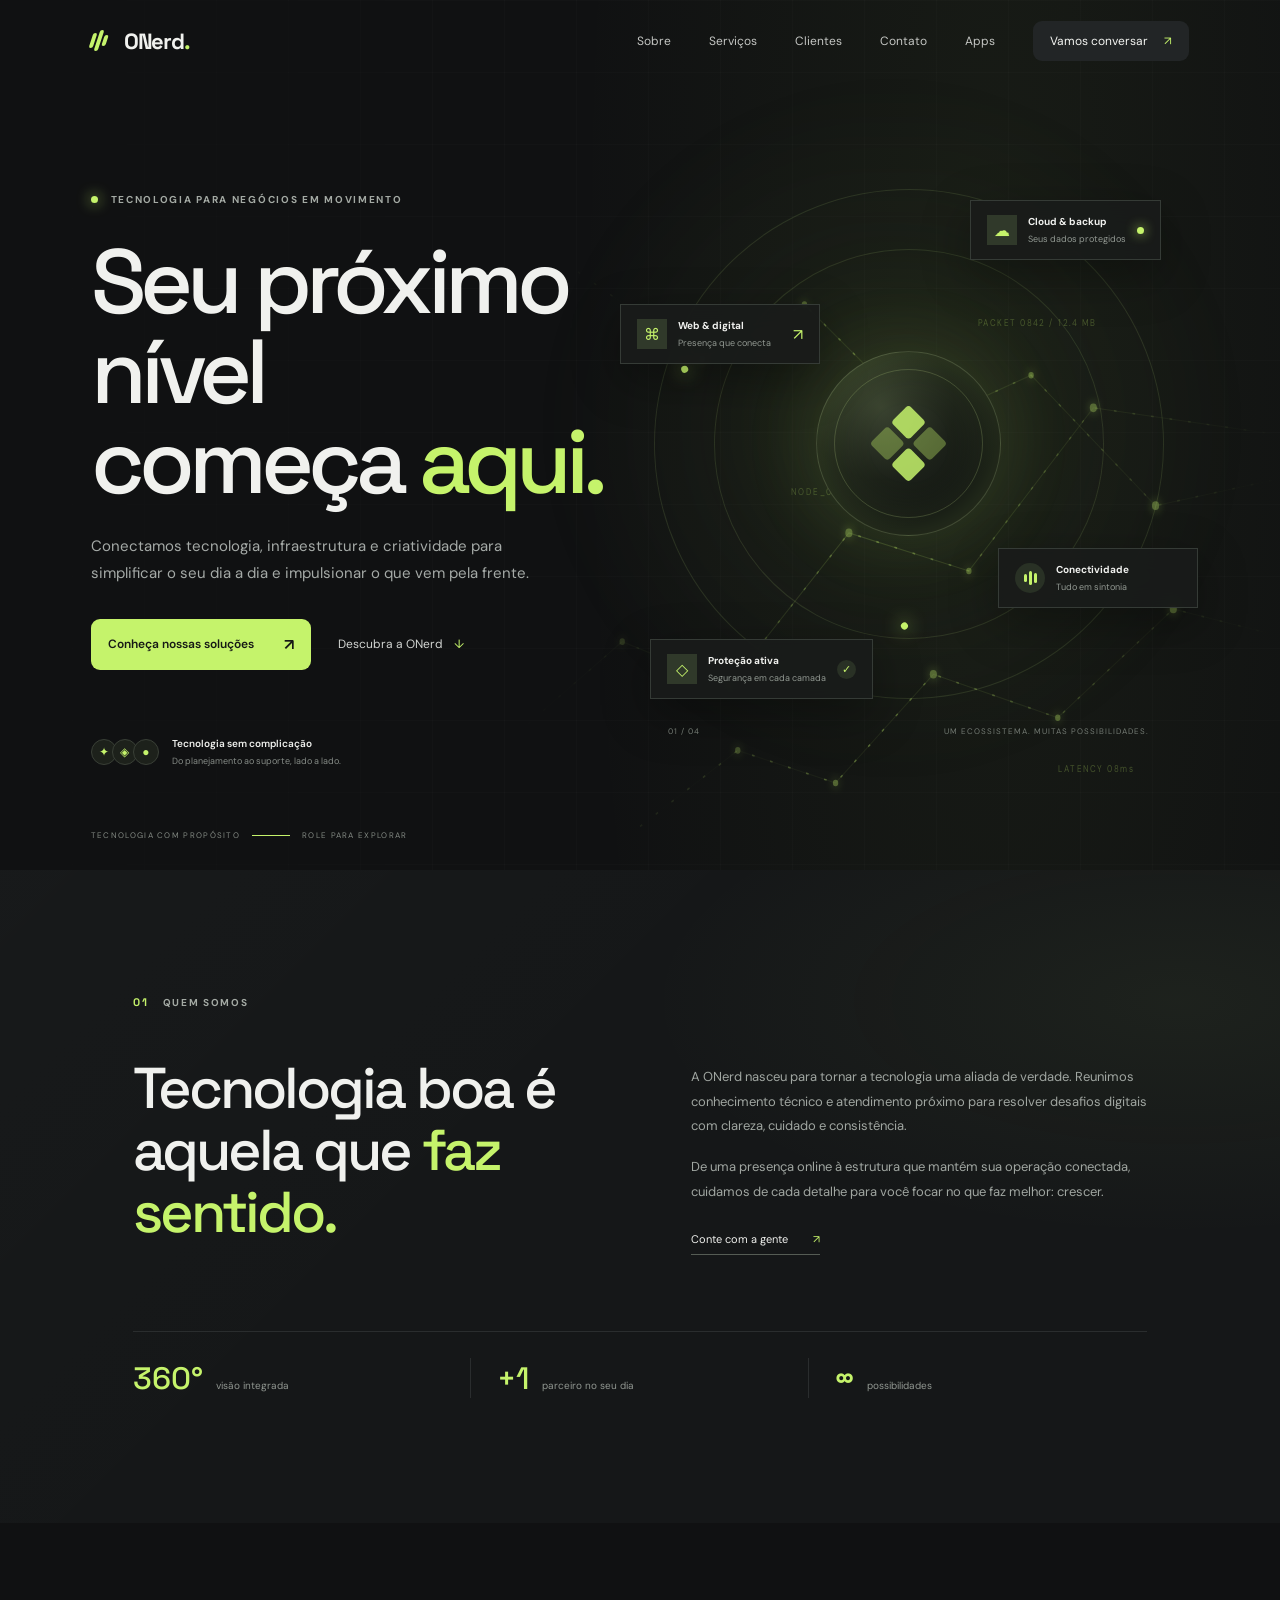
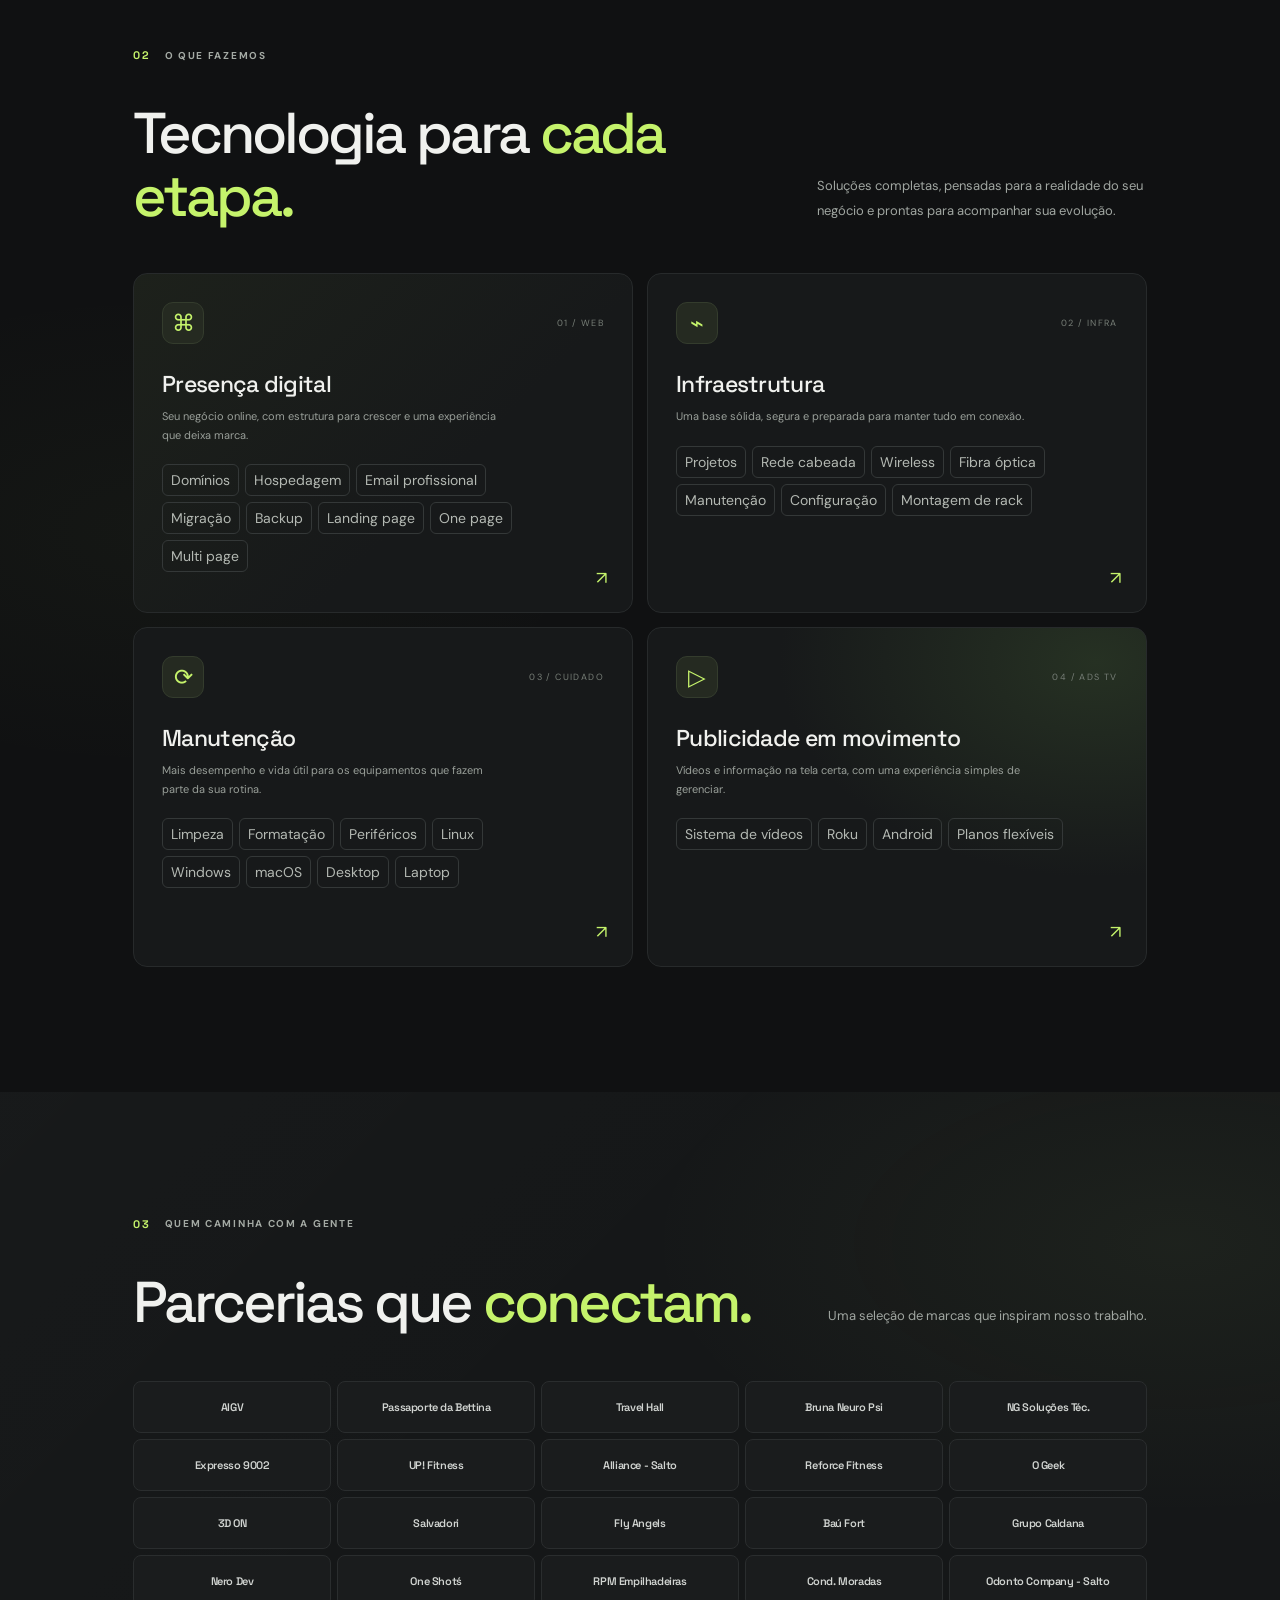
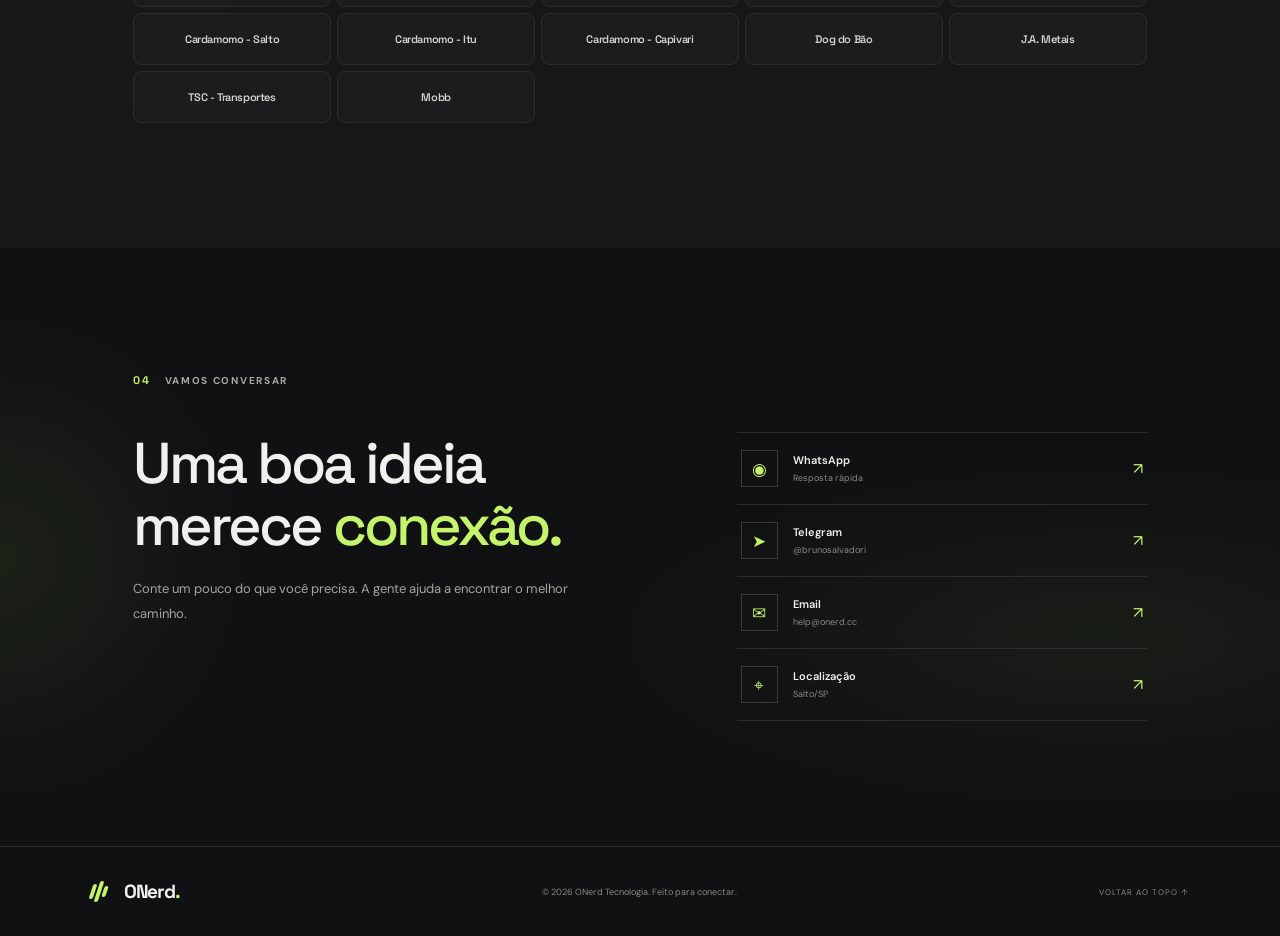
<file: index.html>
<!doctype html>
<html lang="pt-BR">
<head>
  <meta charset="utf-8">
  <meta name="viewport" content="width=device-width, initial-scale=1">
  <meta name="theme-color" content="#101112">
  <meta name="description" content="ONerd conecta tecnologia, infraestrutura e criatividade para impulsionar o seu negócio.">
  <title>ONerd — tecnologia que move</title>
  <link rel="preconnect" href="https://fonts.googleapis.com">
  <link rel="preconnect" href="https://fonts.gstatic.com" crossorigin>
  <link href="https://fonts.googleapis.com/css2?family=DM+Sans:wght@400;500;600;700&family=Space+Grotesk:wght@400;500;600;700&display=swap" rel="stylesheet">
  <link rel="stylesheet" href="styles.css">
</head>
<body>
  <header class="header" id="topo">
    <a class="brand" href="#topo" aria-label="ONerd, início"><span class="brand-mark"><i></i><i></i><i></i></span><span>ONerd<span class="brand-dot">.</span></span></a>
    <button class="menu-toggle" aria-label="Abrir menu" aria-expanded="false"><span></span><span></span></button>
    <nav class="nav" aria-label="Navegação principal">
      <a href="#sobre">Sobre</a><a href="#servicos">Serviços</a><a href="#clientes">Clientes</a><a href="#contato">Contato</a><a href="apps.html">Apps</a>
      <a class="nav-cta" href="#contato">Vamos conversar <span>↗</span></a>
    </nav>
  </header>

  <main>
    <section class="hero">
      <div class="hero-grid"></div><div class="hero-glow"></div>
      <div class="hero-data" aria-hidden="true">
        <svg viewBox="0 0 1440 800" preserveAspectRatio="none">
          <defs><linearGradient id="data-line" x1="0" x2="1"><stop offset="0" stop-color="#c5f36b" stop-opacity="0"/><stop offset=".48" stop-color="#c5f36b" stop-opacity=".7"/><stop offset="1" stop-color="#c5f36b" stop-opacity="0"/></linearGradient></defs>
          <path class="data-path path-a" d="M560 690 L700 590 L820 630 L955 490 L1090 525 L1230 375 L1440 400"/>
          <path class="data-path path-b" d="M650 250 L790 330 L905 280 L1040 390 L1160 345 L1300 465 L1440 440"/>
          <path class="data-path path-c" d="M720 760 L830 690 L940 720 L1050 620 L1190 660 L1320 560 L1440 585"/>
          <path class="data-path data-dash" d="M560 690 L700 590 L820 630 L955 490 L1090 525 L1230 375 L1440 400 M650 250 L790 330 L905 280 L1040 390 L1160 345 L1300 465 L1440 440 M720 760 L830 690 L940 720 L1050 620 L1190 660 L1320 560 L1440 585"/>
          <g class="data-nodes"><circle cx="700" cy="590" r="3"/><circle cx="820" cy="630" r="3"/><circle cx="955" cy="490" r="4"/><circle cx="1090" cy="525" r="3"/><circle cx="1230" cy="375" r="4"/><circle cx="790" cy="330" r="3"/><circle cx="905" cy="280" r="3"/><circle cx="1040" cy="390" r="4"/><circle cx="1160" cy="345" r="3"/><circle cx="1300" cy="465" r="4"/><circle cx="830" cy="690" r="3"/><circle cx="940" cy="720" r="3"/><circle cx="1050" cy="620" r="4"/><circle cx="1190" cy="660" r="3"/><circle cx="1320" cy="560" r="4"/></g>
          <text x="1100" y="300">PACKET 0842  /  12.4 MB</text><text x="890" y="455">NODE_07  •  CONNECTED</text><text x="1190" y="710">LATENCY  08ms</text>
        </svg>
      </div>
      <div class="hero-content">
        <div class="eyebrow"><span class="live-dot"></span> TECNOLOGIA PARA NEGÓCIOS EM MOVIMENTO</div>
        <h1>Seu próximo nível<br>começa <span>aqui.</span></h1>
        <p>Conectamos tecnologia, infraestrutura e criatividade para simplificar o seu dia a dia e impulsionar o que vem pela frente.</p>
        <div class="hero-actions"><a class="button button-primary" href="#servicos">Conheça nossas soluções <span>↗</span></a><a class="text-link" href="#sobre">Descubra a ONerd <span>↓</span></a></div>
        <div class="hero-proof"><div class="avatar-stack"><span>✦</span><span>◈</span><span>●</span></div><div><strong>Tecnologia sem complicação</strong><small>Do planejamento ao suporte, lado a lado.</small></div></div>
      </div>
      <div class="hero-visual" aria-hidden="true">
        <div class="orbit orbit-one"></div><div class="orbit orbit-two"></div>
        <div class="visual-core"><div class="core-ring"></div><div class="core-symbol"><i></i><i></i><i></i><i></i></div></div>
        <div class="float-card card-web"><div class="mini-icon">⌘</div><div><b>Web & digital</b><small>Presença que conecta</small></div><span class="card-arrow">↗</span></div>
        <div class="float-card card-network"><div class="signal"><i></i><i></i><i></i></div><div><b>Conectividade</b><small>Tudo em sintonia</small></div></div>
        <div class="float-card card-cloud"><div class="mini-icon">☁</div><div><b>Cloud & backup</b><small>Seus dados protegidos</small></div><span class="status-dot"></span></div>
        <div class="float-card card-security"><div class="mini-icon">◇</div><div><b>Proteção ativa</b><small>Segurança em cada camada</small></div><span class="status-check">✓</span></div>
        <div class="visual-caption"><span>01 / 04</span><span>UM ECOSSISTEMA. MUITAS POSSIBILIDADES.</span></div>
      </div>
      <div class="hero-bottom"><span>TECNOLOGIA COM PROPÓSITO</span><span class="scroll-line"></span><span>ROLE PARA EXPLORAR</span></div>
    </section>

    <section class="about section" id="sobre">
      <div class="section-kicker"><span>01</span> QUEM SOMOS</div>
      <div class="about-layout"><div><h2>Tecnologia boa é aquela que <em>faz sentido.</em></h2></div><div class="about-copy"><p>A ONerd nasceu para tornar a tecnologia uma aliada de verdade. Reunimos conhecimento técnico e atendimento próximo para resolver desafios digitais com clareza, cuidado e consistência.</p><p>De uma presença online à estrutura que mantém sua operação conectada, cuidamos de cada detalhe para você focar no que faz melhor: crescer.</p><a class="under-link" href="#contato">Conte com a gente <span>↗</span></a></div></div>
      <div class="stats"><div><strong>360°</strong><span>visão integrada</span></div><div><strong>+1</strong><span>parceiro no seu dia</span></div><div><strong>∞</strong><span>possibilidades</span></div></div>
    </section>

    <section class="services section" id="servicos">
      <div class="section-kicker"><span>02</span> O QUE FAZEMOS</div>
      <div class="section-heading"><h2>Tecnologia para <em>cada etapa.</em></h2><p>Soluções completas, pensadas para a realidade do seu negócio e prontas para acompanhar sua evolução.</p></div>
      <div class="service-grid">
        <article class="service-card service-featured"><div class="service-top"><span class="service-icon">⌘</span><span class="service-index">01 / WEB</span></div><h3>Presença digital</h3><p>Seu negócio online, com estrutura para crescer e uma experiência que deixa marca.</p><div class="tag-list"><span>Domínios</span><span>Hospedagem</span><span>Email profissional</span><span>Migração</span><span>Backup</span><span>Landing page</span><span>One page</span><span>Multi page</span></div><a href="web.html" aria-label="Saiba mais sobre presença digital">↗</a></article>
        <article class="service-card"><div class="service-top"><span class="service-icon">⌁</span><span class="service-index">02 / INFRA</span></div><h3>Infraestrutura</h3><p>Uma base sólida, segura e preparada para manter tudo em conexão.</p><div class="tag-list"><span>Projetos</span><span>Rede cabeada</span><span>Wireless</span><span>Fibra óptica</span><span>Manutenção</span><span>Configuração</span><span>Montagem de rack</span></div><a href="infra.html" aria-label="Saiba mais sobre infraestrutura">↗</a></article>
        <article class="service-card"><div class="service-top"><span class="service-icon">⟳</span><span class="service-index">03 / CUIDADO</span></div><h3>Manutenção</h3><p>Mais desempenho e vida útil para os equipamentos que fazem parte da sua rotina.</p><div class="tag-list"><span>Limpeza</span><span>Formatação</span><span>Periféricos</span><span>Linux</span><span>Windows</span><span>macOS</span><span>Desktop</span><span>Laptop</span></div><a href="manutencao.html" aria-label="Saiba mais sobre manutenção">↗</a></article>
        <article class="service-card service-media"><div class="service-top"><span class="service-icon">▷</span><span class="service-index">04 / ADS TV</span></div><h3>Publicidade em movimento</h3><p>Vídeos e informação na tela certa, com uma experiência simples de gerenciar.</p><div class="tag-list"><span>Sistema de vídeos</span><span>Roku</span><span>Android</span><span>Planos flexíveis</span></div><a href="ads-tv.html" aria-label="Saiba mais sobre publicidade em movimento">↗</a></article>
      </div>
    </section>

    <section class="clients section" id="clientes">
      <div class="section-kicker"><span>03</span> QUEM CAMINHA COM A GENTE</div>
      <div class="clients-heading"><h2>Parcerias que <em>conectam.</em></h2><p>Uma seleção de marcas que inspiram nosso trabalho.</p></div>
      <div class="client-grid" aria-label="Empresas parceiras">
        <a class="client-name" href="https://aigv.com.br" target="_blank">AIGV</a>
        <a class="client-name" href="https://passaportedabettina.com.br" target="_blank">Passaporte da Bettina</a><a class="client-name" href="https://travelhall.com.br" target="_blank">Travel Hall</a><a class="client-name" href="#">Bruna Neuro Psi</a><a class="client-name" href="#">NG Soluções Téc.</a>
        <a class="client-name" href="https://expresso9002.com.br" target="_blank">Expresso 9002</a><a class="client-name" href="https://upfitness.com.br" target="_blank">UP! Fitness</a><a class="client-name" href="https://alliancesalto.com.br" target="_blank">Alliance - Salto</a><a class="client-name" href="#">Reforce Fitness</a>
        <a class="client-name" href="https://ogeek.cc" target="_blank">O Geek</a><a class="client-name" href="#">3D ON</a><a class="client-name" href="#">Salvadori</a><a class="client-name" href="#">Fly Angels</a>
        <a class="client-name" href="#">Baú Fort</a><a class="client-name" href="#">Grupo Caldana</a><a class="client-name" href="#">Nero Dev</a>
        <a class="client-name" href="#">One Shotś</a><a class="client-name" href="#">RPM Empilhadeiras</a><a class="client-name" href="#">Cond. Moradas</a><a class="client-name" href="#">Odonto Company - Salto</a>
        <a class="client-name" href="#">Cardamomo - Salto</a><a class="client-name" href="#">Cardamomo - Itu</a><a class="client-name" href="#">Cardamomo - Capivari</a><a class="client-name" href="#">Dog do Bão</a>
        <a class="client-name" href="#">J.A. Metais</a><a class="client-name" href="#">TSC - Transportes</a><a class="client-name" href="#">Mobb</a>
      </div>
    </section>

    <section class="contact section" id="contato">
      <div class="contact-glow"></div><div class="section-kicker"><span>04</span> VAMOS CONVERSAR</div>
      <div class="contact-layout"><div><h2>Uma boa ideia<br>merece <em>conexão.</em></h2><p>Conte um pouco do que você precisa. A gente ajuda a encontrar o melhor caminho.</p></div><div class="contact-links">
        <a href="https://wa.me/5511983392304" target="_blank" rel="noreferrer"><span class="contact-icon">◉</span><span><b>WhatsApp</b><small>Resposta rápida</small></span><i>↗</i></a>
        <a href="https://t.me/brunosalvadori" target="_blank" rel="noreferrer"><span class="contact-icon">➤</span><span><b>Telegram</b><small>@brunosalvadori</small></span><i>↗</i></a>
        <a href="mailto:help@onerd.cc"><span class="contact-icon">✉</span><span><b>Email</b><small>help@onerd.cc</small></span><i>↗</i></a>
        <a href="https://www.google.com/maps/search/?api=1&amp;query=Salto%2C%20SP" target="_blank" rel="noreferrer"><span class="contact-icon">⌖</span><span><b>Localização</b><small>Salto/SP</small></span><i>↗</i></a>
      </div></div>
    </section>
  </main>
  <button class="back-to-top" type="button" aria-label="Voltar ao topo" title="Voltar ao topo">↑</button>
  <footer class="footer"><a class="brand" href="#topo"><span class="brand-mark"><i></i><i></i><i></i></span><span>ONerd<span class="brand-dot">.</span></span></a><span>© <span id="year"></span> ONerd Tecnologia. Feito para conectar.</span><a href="#topo" class="back-top">VOLTAR AO TOPO ↑</a></footer>
  <script src="script.js"></script>
</body>
</html>
</file>
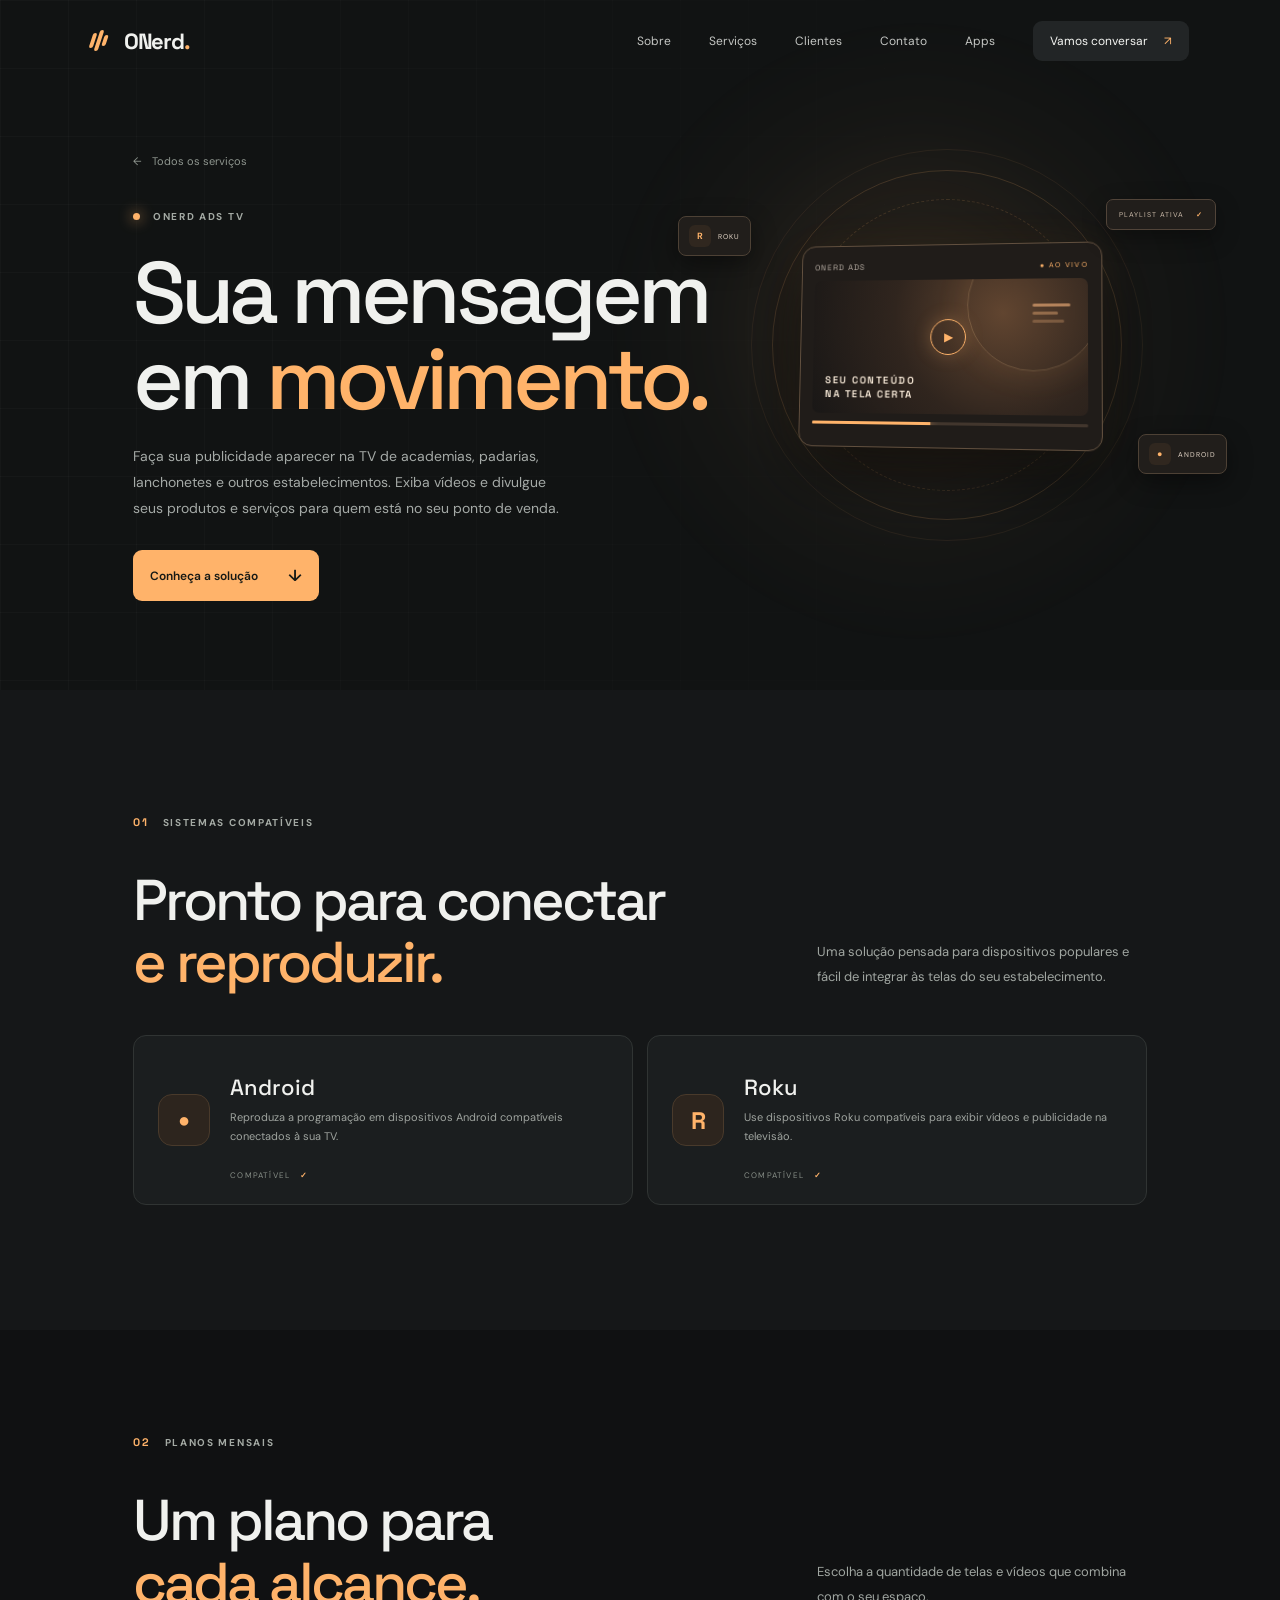
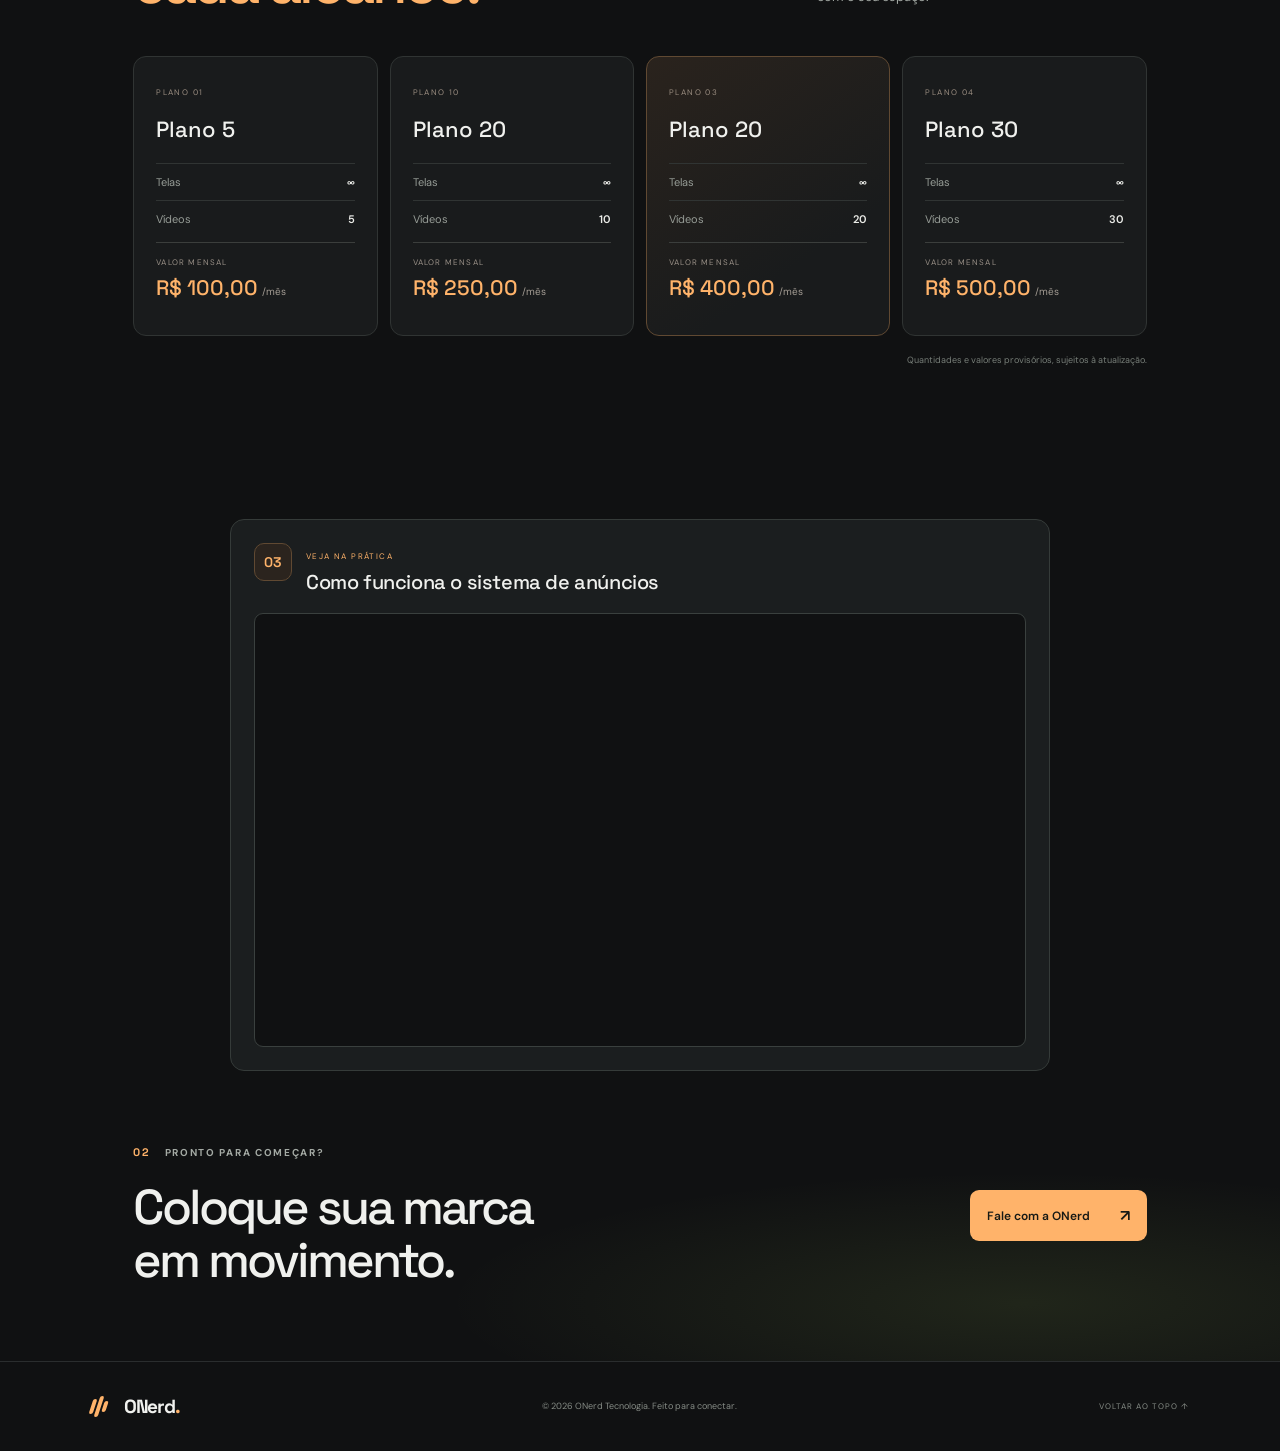
<file: ads-tv.html>
<!doctype html>
<html lang="pt-BR">

<head>
  <meta charset="utf-8">
  <meta name="viewport" content="width=device-width, initial-scale=1">
  <meta name="theme-color" content="#101112">
  <meta name="description"
    content="Sistema de vídeos publicitários para Roku e Android, com opções de planos flexíveis da ONerd.">
  <title>Publicidade em Movimento — ONerd</title>
  <link rel="preconnect" href="https://fonts.googleapis.com">
  <link rel="preconnect" href="https://fonts.gstatic.com" crossorigin>
  <link
    href="https://fonts.googleapis.com/css2?family=DM+Sans:wght@400;500;600;700&family=Space+Grotesk:wght@400;500;600;700&display=swap"
    rel="stylesheet">
  <link rel="stylesheet" href="styles.css">
  <link rel="stylesheet" href="web.css">
  <link rel="stylesheet" href="web-pricing.css">
  <link rel="stylesheet" href="ads-tv.css">
  <link rel="stylesheet" href="ads-demo.css">
</head>

<body class="web-page adstv-page" id="topo">
  <header class="header">
    <a class="brand" href="index.html" aria-label="ONerd, início"><span
        class="brand-mark"><i></i><i></i><i></i></span><span>ONerd<span class="brand-dot">.</span></span></a>
    <button class="menu-toggle" aria-label="Abrir menu" aria-expanded="false"><span></span><span></span></button>
    <nav class="nav" aria-label="Navegação principal"><a href="index.html#sobre">Sobre</a><a
        href="index.html#servicos">Serviços</a><a href="index.html#clientes">Clientes</a><a
        href="index.html#contato">Contato</a><a href="apps.html">Apps</a><a class="nav-cta" href="index.html#contato">Vamos conversar
        <span>↗</span></a></nav>
  </header>
  <main>
    <section class="web-hero ads-hero">
      <div class="web-hero-glow"></div>
      <div class="web-hero-grid"></div>
      <div class="web-hero-content"><a class="web-back" href="index.html#servicos">← <span>Todos os serviços</span></a>
        <div class="eyebrow"><span class="live-dot"></span> ONERD ADS TV</div>
        <h1>Sua mensagem<br>em <span>movimento.</span></h1>
        <p>Faça sua publicidade aparecer na TV de academias, padarias, lanchonetes e outros estabelecimentos. Exiba
          vídeos e divulgue seus produtos e serviços para quem está no seu ponto de venda.</p><a
          class="button button-primary" href="#solucoes">Conheça a solução <span>↓</span></a>
      </div>
      <div class="web-hero-art ads-art" aria-hidden="true">
        <div class="ads-orbit"></div>
        <div class="ads-screen">
          <div class="ads-screen-top"><span>ONERD ADS</span><i>● AO VIVO</i></div>
          <div class="ads-screen-content">
            <div class="ads-play">▶</div>
            <div class="ads-content-lines"><i></i><i></i><i></i></div><span>SEU CONTEÚDO<br>NA TELA CERTA</span>
          </div>
          <div class="ads-screen-progress"><i></i></div>
        </div>
        <div class="ads-device ads-device-roku"><span>R</span><small>ROKU</small></div>
        <div class="ads-device ads-device-android"><span>●</span><small>ANDROID</small></div>
        <div class="ads-floating-label">PLAYLIST ATIVA <b>✓</b></div>
      </div>
    </section>
    <section class="ads-platforms section" id="solucoes">
      <div class="section-kicker"><span>01</span> SISTEMAS COMPATÍVEIS</div>
      <div class="web-section-heading">
        <h2>Pronto para conectar<br><em>e reproduzir.</em></h2>
        <p>Uma solução pensada para dispositivos populares e fácil de integrar às telas do seu estabelecimento.</p>
      </div>
      <div class="platform-grid">
        <article class="platform-card"><span class="platform-icon platform-android">●</span>
          <div>
            <h3>Android</h3>
            <p>Reproduza a programação em dispositivos Android compatíveis conectados à sua TV.</p>
          </div><span class="platform-status">COMPATÍVEL <b>✓</b></span>
        </article>
        <article class="platform-card"><span class="platform-icon platform-roku">R</span>
          <div>
            <h3>Roku</h3>
            <p>Use dispositivos Roku compatíveis para exibir vídeos e publicidade na televisão.</p>
          </div><span class="platform-status">COMPATÍVEL <b>✓</b></span>
        </article>
      </div>
      
    </section>
    <section class="web-services ads-plans section">
      <div class="section-kicker"><span>02</span> PLANOS MENSAIS</div>
      <div class="web-section-heading">
        <h2>Um plano para<br><em>cada alcance.</em></h2>
        <p>Escolha a quantidade de telas e vídeos que combina com o seu espaço.</p>
      </div>
      <div class="ads-plan-grid">
        <article class="ads-plan-card"><span class="plan-index">PLANO 01</span>
          <h3>Plano 5</h3>
          <div class="plan-detail"><span>Telas</span><b>∞</b></div>
          <div class="plan-detail"><span>Vídeos</span><b>5</b></div>
          <div class="plan-monthly"><small>VALOR MENSAL</small><strong>R$ 100,00<small>/mês</small></strong></div>
        </article>
        <article class="ads-plan-card"><span class="plan-index">PLANO 10</span>
          <h3>Plano 20</h3>
          <div class="plan-detail"><span>Telas</span><b>∞</b></div>
          <div class="plan-detail"><span>Vídeos</span><b>10</b></div>
          <div class="plan-monthly"><small>VALOR MENSAL</small><strong>R$ 250,00<small>/mês</small></strong></div>
        </article>
        <article class="ads-plan-card ads-plan-highlight"><span class="plan-index">PLANO 03</span>
          <h3>Plano 20</h3>
          <div class="plan-detail"><span>Telas</span><b>∞</b></div>
          <div class="plan-detail"><span>Vídeos</span><b>20</b></div>
          <div class="plan-monthly"><small>VALOR MENSAL</small><strong>R$ 400,00<small>/mês</small></strong></div>
        </article>
        <article class="ads-plan-card"><span class="plan-index">PLANO 04</span>
          <h3>Plano 30</h3>
          <div class="plan-detail"><span>Telas</span><b>∞</b></div>
          <div class="plan-detail"><span>Vídeos</span><b>30</b></div>
          <div class="plan-monthly"><small>VALOR MENSAL</small><strong>R$ 500,00<small>/mês</small></strong></div>
        </article>
      </div>
      <p class="ads-plan-note">Quantidades e valores provisórios, sujeitos à atualização.</p>
    </section>
    <section>
      <article class="platform-demo-card">
        <div class="demo-card-heading"><span class="demo-card-number">03</span><div><span class="demo-card-kicker">VEJA NA PRÁTICA</span><h3>Como funciona o sistema de anúncios</h3></div></div>
        <div class="demo-video"><iframe src="https://www.youtube-nocookie.com/embed/lySCAb-qkGE" title="Demonstração do sistema de anúncios ONerd ADS TV" loading="lazy" referrerpolicy="strict-origin-when-cross-origin" allow="accelerometer; autoplay; clipboard-write; encrypted-media; gyroscope; picture-in-picture; web-share" allowfullscreen></iframe></div>
      </article>
    </section>
    <section class="web-cta">
      <div><span class="section-kicker"><span>02</span> PRONTO PARA COMEÇAR?</span>
        <h2>Coloque sua marca<br>em movimento.</h2>
      </div><a class="button button-primary"
        href="https://wa.me/5511983392304?text=Ol%C3%A1%2C%20quero%20conversar%20sobre%20a%20ONerd%20ADS%20TV."
        target="_blank" rel="noreferrer">Fale com a ONerd <span>↗</span></a>
    </section>
  </main>
  <footer class="footer"><a class="brand" href="index.html"><span
        class="brand-mark"><i></i><i></i><i></i></span><span>ONerd<span class="brand-dot">.</span></span></a><span>©
      <span id="year"></span> ONerd Tecnologia. Feito para conectar.</span><a href="#topo" class="back-top">VOLTAR AO
      TOPO ↑</a></footer>
  <script src="script.js"></script>
</body>

</html>
</file>
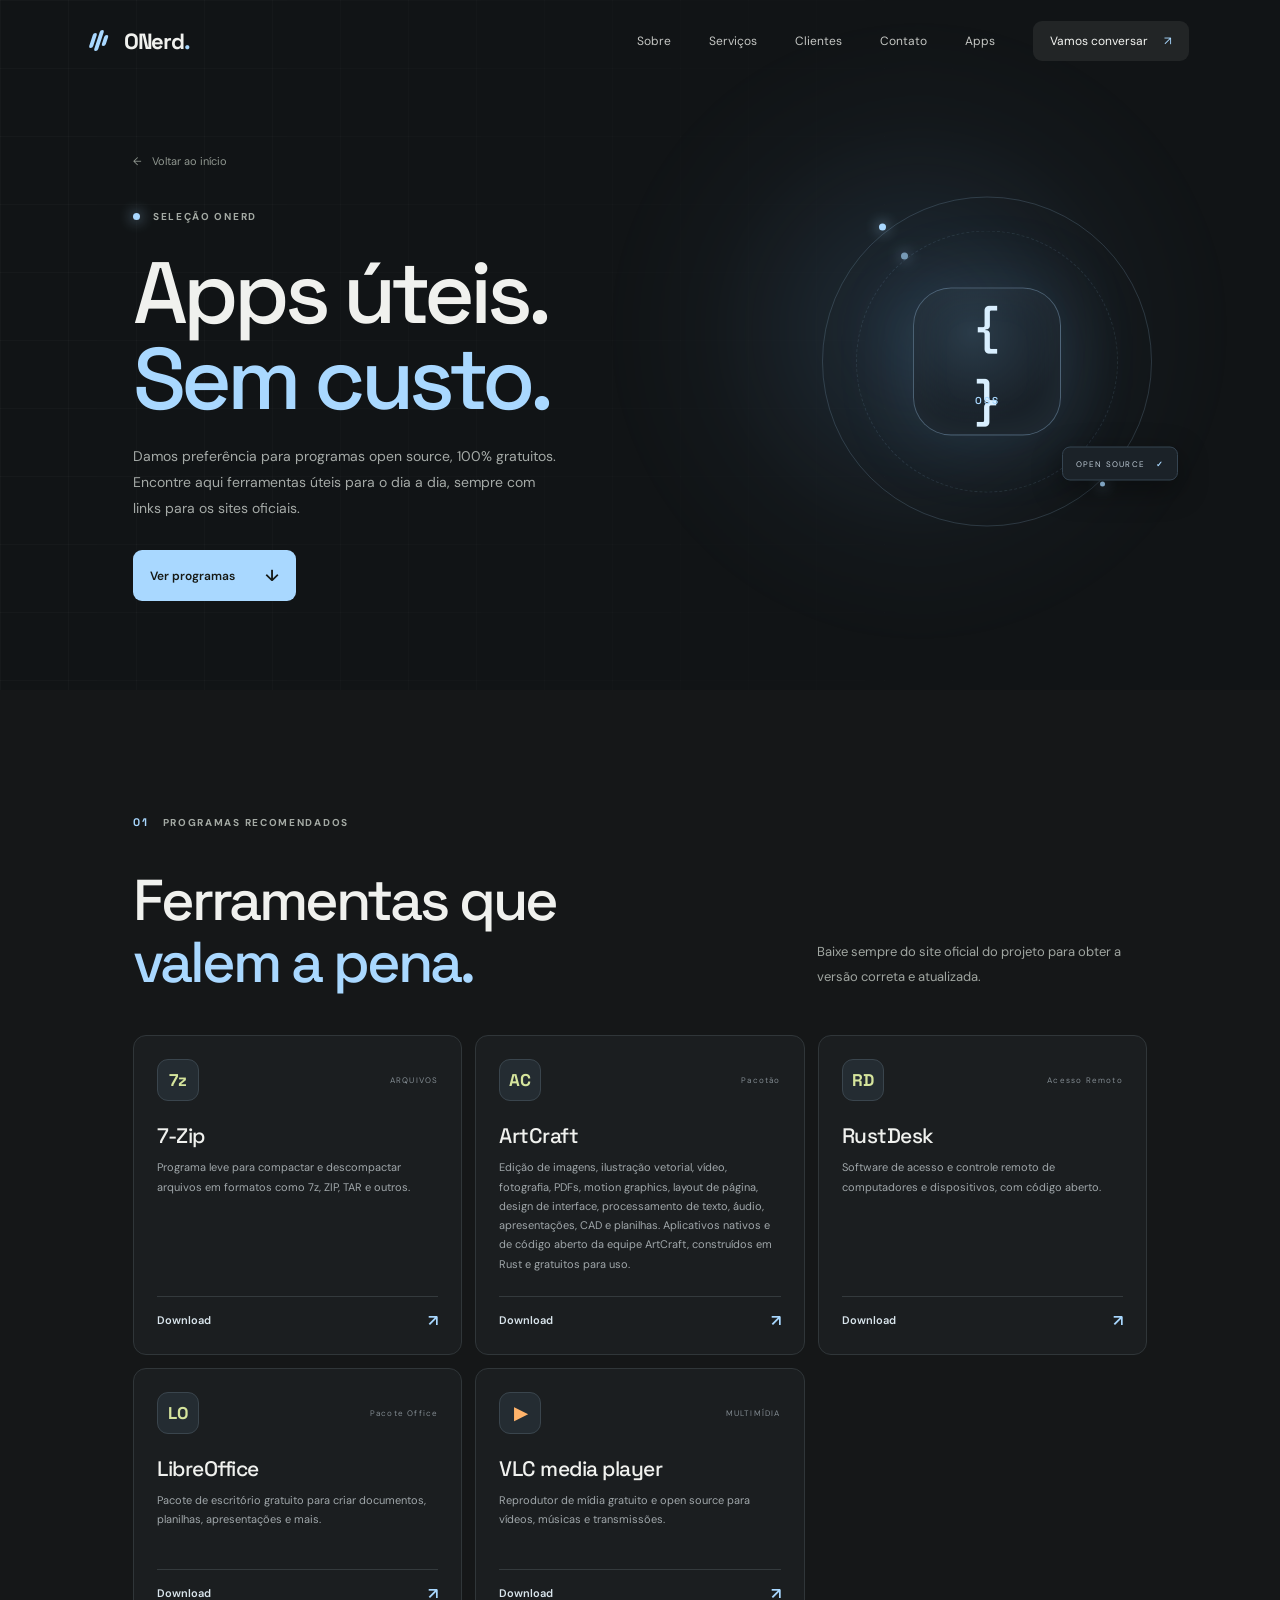
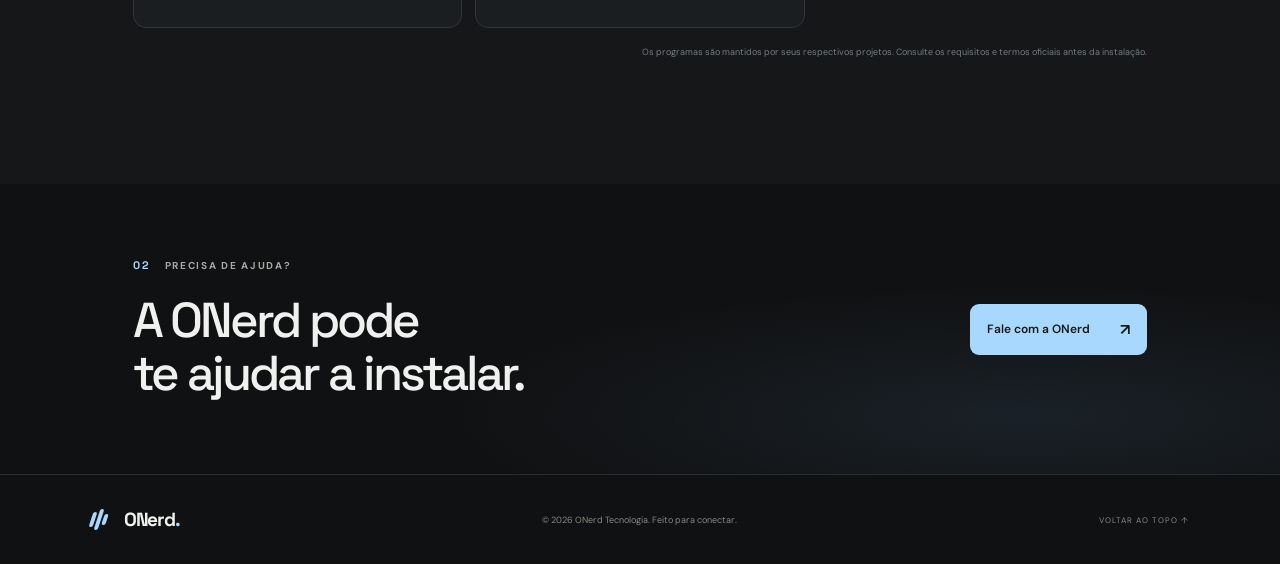
<file: apps.html>
<!doctype html>
<html lang="pt-BR">

<head>
  <meta charset="utf-8">
  <meta name="viewport" content="width=device-width, initial-scale=1">
  <meta name="theme-color" content="#101112">
  <meta name="description"
    content="Uma seleção ONerd de programas gratuitos e open source, com links para os sites oficiais.">
  <title>Apps gratuitos — ONerd</title>
  <link rel="preconnect" href="https://fonts.googleapis.com">
  <link rel="preconnect" href="https://fonts.gstatic.com" crossorigin>
  <link
    href="https://fonts.googleapis.com/css2?family=DM+Sans:wght@400;500;600;700&family=Space+Grotesk:wght@400;500;600;700&display=swap"
    rel="stylesheet">
  <link rel="stylesheet" href="styles.css">
  <link rel="stylesheet" href="web.css">
  <link rel="stylesheet" href="apps.css">
</head>

<body class="web-page apps-page" id="topo">
  <header class="header">
    <a class="brand" href="index.html" aria-label="ONerd, início"><span
        class="brand-mark"><i></i><i></i><i></i></span><span>ONerd<span class="brand-dot">.</span></span></a>
    <button class="menu-toggle" aria-label="Abrir menu" aria-expanded="false"><span></span><span></span></button>
    <nav class="nav" aria-label="Navegação principal"><a href="index.html#sobre">Sobre</a><a
        href="index.html#servicos">Serviços</a><a href="index.html#clientes">Clientes</a><a
        href="index.html#contato">Contato</a><a href="apps.html">Apps</a><a class="nav-cta" href="index.html#contato">Vamos conversar
        <span>↗</span></a></nav>
  </header>
  <main>
    <section class="web-hero apps-hero">
      <div class="web-hero-glow"></div>
      <div class="web-hero-grid"></div>
      <div class="web-hero-content"><a class="web-back" href="index.html">← <span>Voltar ao início</span></a>
        <div class="eyebrow"><span class="live-dot"></span> SELEÇÃO ONERD</div>
        <h1>Apps úteis.<br><span>Sem custo.</span></h1>
        <p>Damos preferência para programas open source, 100% gratuitos. Encontre aqui ferramentas úteis para o dia a
          dia, sempre com links para os sites oficiais.</p><a class="button button-primary" href="#apps">Ver programas
          <span>↓</span></a>
      </div>
      <div class="apps-hero-art" aria-hidden="true">
        <div class="apps-orbit"></div>
        <div class="apps-orbit orbit-inner"></div>
        <div class="apps-mark">{<span>OSS</span>}</div>
        <div class="apps-art-tag">OPEN SOURCE <b>✓</b></div>
      </div>
    </section>
    <section class="apps-list section" id="apps">
      <div class="section-kicker"><span>01</span> PROGRAMAS RECOMENDADOS</div>
      <div class="apps-heading">
        <h2>Ferramentas que<br><em>valem a pena.</em></h2>
        <p>Baixe sempre do site oficial do projeto para obter a versão correta e atualizada.</p>
      </div>
      <div class="apps-grid">
        <!-- -->
       <article class="app-card">
  <div class="app-card-top"><span class="app-icon icon-7zip">7z</span><span class="app-category">ARQUIVOS</span>
  </div>
  <h3>7-Zip</h3>
  <p>Programa leve para compactar e descompactar arquivos em formatos como 7z, ZIP, TAR e outros.</p><a
    class="app-download" href="https://www.7-zip.org/" target="_blank" rel="noreferrer">Download
    <span>↗</span></a>
</article>

<article class="app-card">
  <div class="app-card-top"><span class="app-icon icon-7zip">AC</span><span class="app-category">Pacotão</span>
  </div>
  <h3>ArtCraft</h3>
  <p>Edição de imagens, ilustração vetorial, vídeo, fotografia, PDFs, motion graphics, layout de página, design de
    interface, processamento de texto, áudio, apresentações, CAD e planilhas. Aplicativos nativos e de código aberto da
    equipe ArtCraft, construídos em Rust e gratuitos para uso.</p><a class="app-download"
    href="https://getartcraft.com/apps" target="_blank" rel="noreferrer">Download
    <span>↗</span></a>
</article>

<article class="app-card">
  <div class="app-card-top"><span class="app-icon icon-7zip">RD</span><span class="app-category">Acesso Remoto</span>
  </div>
  <h3>RustDesk</h3>
  <p>Software de acesso e controle remoto de computadores e dispositivos, com código aberto.</p><a class="app-download"
    href="https://rustdesk.com" target="_blank" rel="noreferrer">Download
    <span>↗</span></a>
</article>

<article class="app-card">
  <div class="app-card-top"><span class="app-icon icon-7zip">LO</span><span class="app-category">Pacote Office</span>
  </div>
  <h3>LibreOffice</h3>
  <p>Pacote de escritório gratuito para criar documentos, planilhas, apresentações e mais.</p><a class="app-download"
    href="https://www.libreoffice.org/download" target="_blank" rel="noreferrer">Download
    <span>↗</span></a>
</article>

<article class="app-card">
  <div class="app-card-top"><span class="app-icon icon-vlc">▶</span><span class="app-category">MULTIMÍDIA</span>
  </div>
  <h3>VLC media player</h3>
  <p>Reprodutor de mídia gratuito e open source para vídeos, músicas e transmissões.</p><a class="app-download"
    href="https://www.videolan.org/vlc/" target="_blank" rel="noreferrer">Download <span>↗</span></a>
</article>
        <!-- --> 
      </div>
      <p class="apps-note">Os programas são mantidos por seus respectivos projetos. Consulte os requisitos e termos
        oficiais antes da instalação.</p>
    </section>
    <section class="web-cta apps-cta">
      <div><span class="section-kicker"><span>02</span> PRECISA DE AJUDA?</span>
        <h2>A ONerd pode<br>te ajudar a instalar.</h2>
      </div><a class="button button-primary"
        href="https://wa.me/5511983392304?text=Ol%C3%A1%2C%20preciso%20de%20ajuda%20com%20a%20instala%C3%A7%C3%A3o%20de%20um%20programa."
        target="_blank" rel="noreferrer">Fale com a ONerd <span>↗</span></a>
    </section>
  </main>
  <footer class="footer"><a class="brand" href="index.html"><span
        class="brand-mark"><i></i><i></i><i></i></span><span>ONerd<span class="brand-dot">.</span></span></a><span>©
      <span id="year"></span> ONerd Tecnologia. Feito para conectar.</span><a href="#topo" class="back-top">VOLTAR AO
      TOPO ↑</a></footer>
  <script src="script.js"></script>
</body>

</html>
</file>
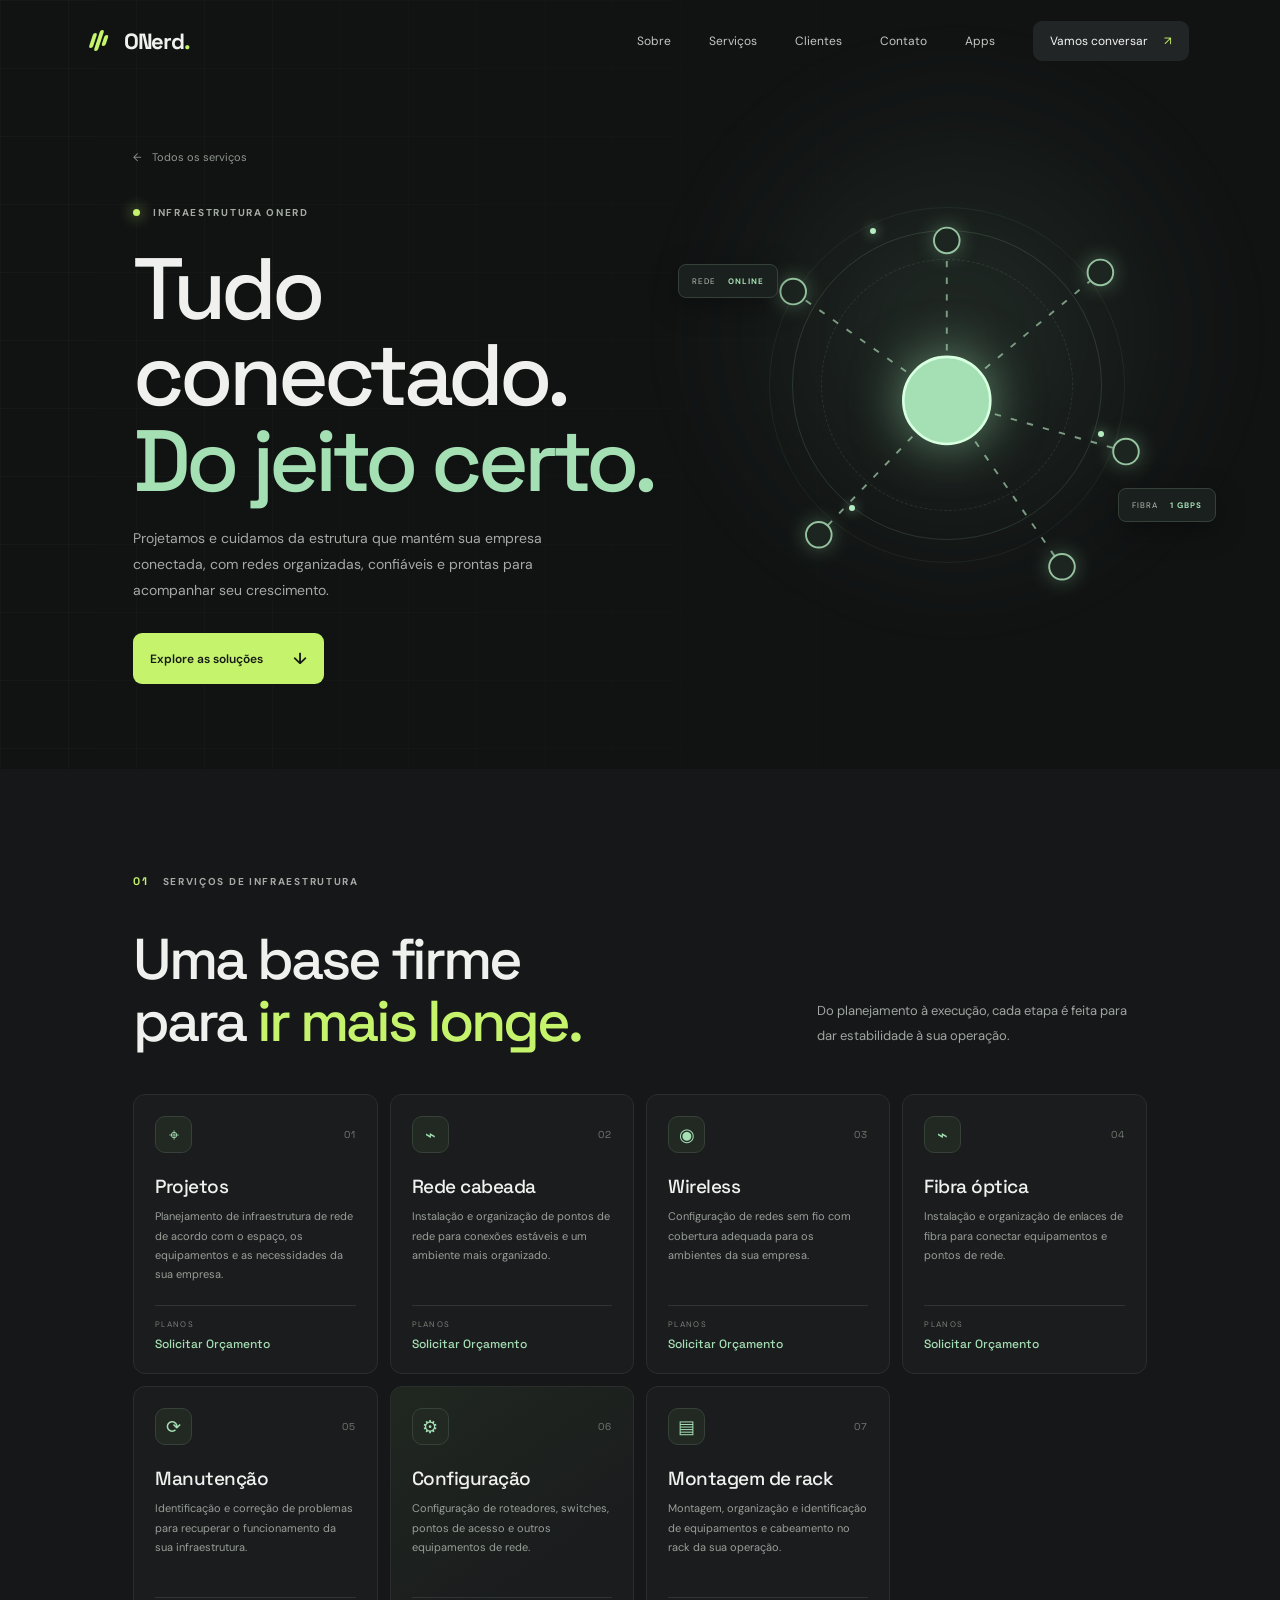
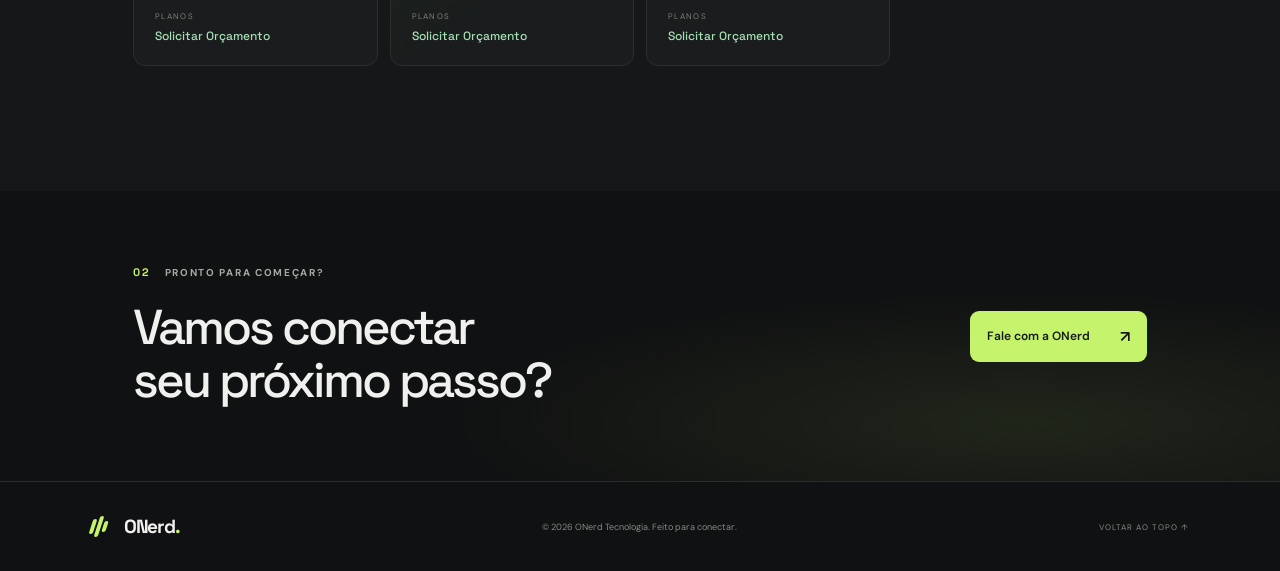
<file: infra.html>
<!doctype html>
<html lang="pt-BR">

<head>
  <meta charset="utf-8">
  <meta name="viewport" content="width=device-width, initial-scale=1">
  <meta name="theme-color" content="#101112">
  <meta name="description"
    content="Projetos de rede, cabeamento, wireless, fibra óptica, manutenção e montagem de rack com a ONerd.">
  <title>Infraestrutura — ONerd</title>
  <link rel="preconnect" href="https://fonts.googleapis.com">
  <link rel="preconnect" href="https://fonts.gstatic.com" crossorigin>
  <link
    href="https://fonts.googleapis.com/css2?family=DM+Sans:wght@400;500;600;700&family=Space+Grotesk:wght@400;500;600;700&display=swap"
    rel="stylesheet">
  <link rel="stylesheet" href="styles.css">
  <link rel="stylesheet" href="web.css">
  <link rel="stylesheet" href="web-pricing.css">
  <link rel="stylesheet" href="infra.css">
</head>

<body class="web-page infra-page" id="topo">
  <header class="header">
    <a class="brand" href="index.html" aria-label="ONerd, início"><span
        class="brand-mark"><i></i><i></i><i></i></span><span>ONerd<span class="brand-dot">.</span></span></a>
    <button class="menu-toggle" aria-label="Abrir menu" aria-expanded="false"><span></span><span></span></button>
    <nav class="nav" aria-label="Navegação principal"><a href="index.html#sobre">Sobre</a><a
        href="index.html#servicos">Serviços</a><a href="index.html#clientes">Clientes</a><a
        href="index.html#contato">Contato</a><a href="apps.html">Apps</a><a class="nav-cta" href="index.html#contato">Vamos conversar
        <span>↗</span></a></nav>
  </header>
  <main>
    <section class="web-hero infra-hero">
      <div class="web-hero-glow"></div>
      <div class="web-hero-grid"></div>
      <div class="web-hero-content"><a class="web-back" href="index.html#servicos">← <span>Todos os serviços</span></a>
        <div class="eyebrow"><span class="live-dot"></span> INFRAESTRUTURA ONERD</div>
        <h1>Tudo conectado.<br><span>Do jeito certo.</span></h1>
        <p>Projetamos e cuidamos da estrutura que mantém sua empresa conectada, com redes organizadas, confiáveis e
          prontas para acompanhar seu crescimento.</p><a class="button button-primary" href="#solucoes">Explore as
          soluções <span>↓</span></a>
      </div>
      <div class="web-hero-art infra-art" aria-hidden="true">
        <div class="infra-rings"><i></i><i></i><i></i></div><svg viewBox="0 0 420 360">
          <path d="M210 180 90 95M210 180 330 80M210 180 350 220M210 180 110 285M210 180 210 55M210 180 300 310" />
          <circle cx="90" cy="95" r="10" />
          <circle cx="330" cy="80" r="10" />
          <circle cx="350" cy="220" r="10" />
          <circle cx="110" cy="285" r="10" />
          <circle cx="210" cy="55" r="10" />
          <circle cx="300" cy="310" r="10" />
          <circle class="infra-center" cx="210" cy="180" r="34" />
        </svg>
        <div class="infra-node-label infra-label-a">REDE <b>ONLINE</b></div>
        <div class="infra-node-label infra-label-b">FIBRA <b>1 GBPS</b></div>
      </div>
    </section>
    <section class="web-services section" id="solucoes">
      <div class="section-kicker"><span>01</span> SERVIÇOS DE INFRAESTRUTURA</div>
      <div class="web-section-heading">
        <h2>Uma base firme<br>para <em>ir mais longe.</em></h2>
        <p>Do planejamento à execução, cada etapa é feita para dar estabilidade à sua operação.</p>
      </div>
      <div class="web-service-grid infra-service-grid">
        <article class="web-service-card">
          <div class="web-card-top"><span class="web-service-icon">⌖</span><span class="web-card-number">01</span></div>
          <h3>Projetos</h3>
          <p>Planejamento de infraestrutura de rede de acordo com o espaço, os equipamentos e as necessidades da sua
            empresa.</p>
          <div class="web-card-bottom"><span class="price-label">PLANOS</span><span class="plan-prices"><span>
                <b>Solicitar Orçamento</b></span></span>
          </div>
        </article>
        <article class="web-service-card">
          <div class="web-card-top"><span class="web-service-icon">⌁</span><span class="web-card-number">02</span></div>
          <h3>Rede cabeada</h3>
          <p>Instalação e organização de pontos de rede para conexões estáveis e um ambiente mais organizado.</p>
          <div class="web-card-bottom"><span class="price-label">PLANOS</span><span class="plan-prices"><span>
                <b>Solicitar Orçamento</b></span></span>
          </div>
        </article>
        <article class="web-service-card">
          <div class="web-card-top"><span class="web-service-icon">◉</span><span class="web-card-number">03</span></div>
          <h3>Wireless</h3>
          <p>Configuração de redes sem fio com cobertura adequada para os ambientes da sua empresa.</p>
          <div class="web-card-bottom"><span class="price-label">PLANOS</span><span class="plan-prices"><span>
                <b>Solicitar Orçamento</b></span></span>
          </div>
        </article>
        <article class="web-service-card">
          <div class="web-card-top"><span class="web-service-icon">⌁</span><span class="web-card-number">04</span></div>
          <h3>Fibra óptica</h3>
          <p>Instalação e organização de enlaces de fibra para conectar equipamentos e pontos de rede.</p>
          <div class="web-card-bottom"><span class="price-label">PLANOS</span><span class="plan-prices"><span>
                <b>Solicitar Orçamento</b></span></span>
          </div>
        </article>
        <article class="web-service-card">
          <div class="web-card-top"><span class="web-service-icon">⟳</span><span class="web-card-number">05</span></div>
          <h3>Manutenção</h3>
          <p>Identificação e correção de problemas para recuperar o funcionamento da sua infraestrutura.</p>
          <div class="web-card-bottom"><span class="price-label">PLANOS</span><span class="plan-prices"><span>
                <b>Solicitar Orçamento</b></span></span>
          </div>
        </article>
        <article class="web-service-card web-card-featured">
          <div class="web-card-top"><span class="web-service-icon">⚙</span><span class="web-card-number">06</span></div>
          <h3>Configuração</h3>
          <p>Configuração de roteadores, switches, pontos de acesso e outros equipamentos de rede.</p>
          <div class="web-card-bottom"><span class="price-label">PLANOS</span><span class="plan-prices"><span>
                <b>Solicitar Orçamento</b></span></span>
          </div>
        </article>
        <article class="web-service-card">
          <div class="web-card-top"><span class="web-service-icon">▤</span><span class="web-card-number">07</span></div>
          <h3>Montagem de rack</h3>
          <p>Montagem, organização e identificação de equipamentos e cabeamento no rack da sua operação.</p>
          <div class="web-card-bottom"><span class="price-label">PLANOS</span><span class="plan-prices"><span>
                <b>Solicitar Orçamento</b></span></span>
          </div>
        </article>
      </div>
    </section>
    <section class="web-cta">
      <div><span class="section-kicker"><span>02</span> PRONTO PARA COMEÇAR?</span>
        <h2>Vamos conectar<br>seu próximo passo?</h2>
      </div><a class="button button-primary"
        href="https://wa.me/5511983392304?text=Ol%C3%A1%2C%20quero%20conversar%20sobre%20infraestrutura."
        target="_blank" rel="noreferrer">Fale com a ONerd <span>↗</span></a>
    </section>
  </main>
  <footer class="footer"><a class="brand" href="index.html"><span
        class="brand-mark"><i></i><i></i><i></i></span><span>ONerd<span class="brand-dot">.</span></span></a><span>©
      <span id="year"></span> ONerd Tecnologia. Feito para conectar.</span><a href="#topo" class="back-top">VOLTAR AO
      TOPO ↑</a></footer>
  <script src="script.js"></script>
</body>

</html>
</file>
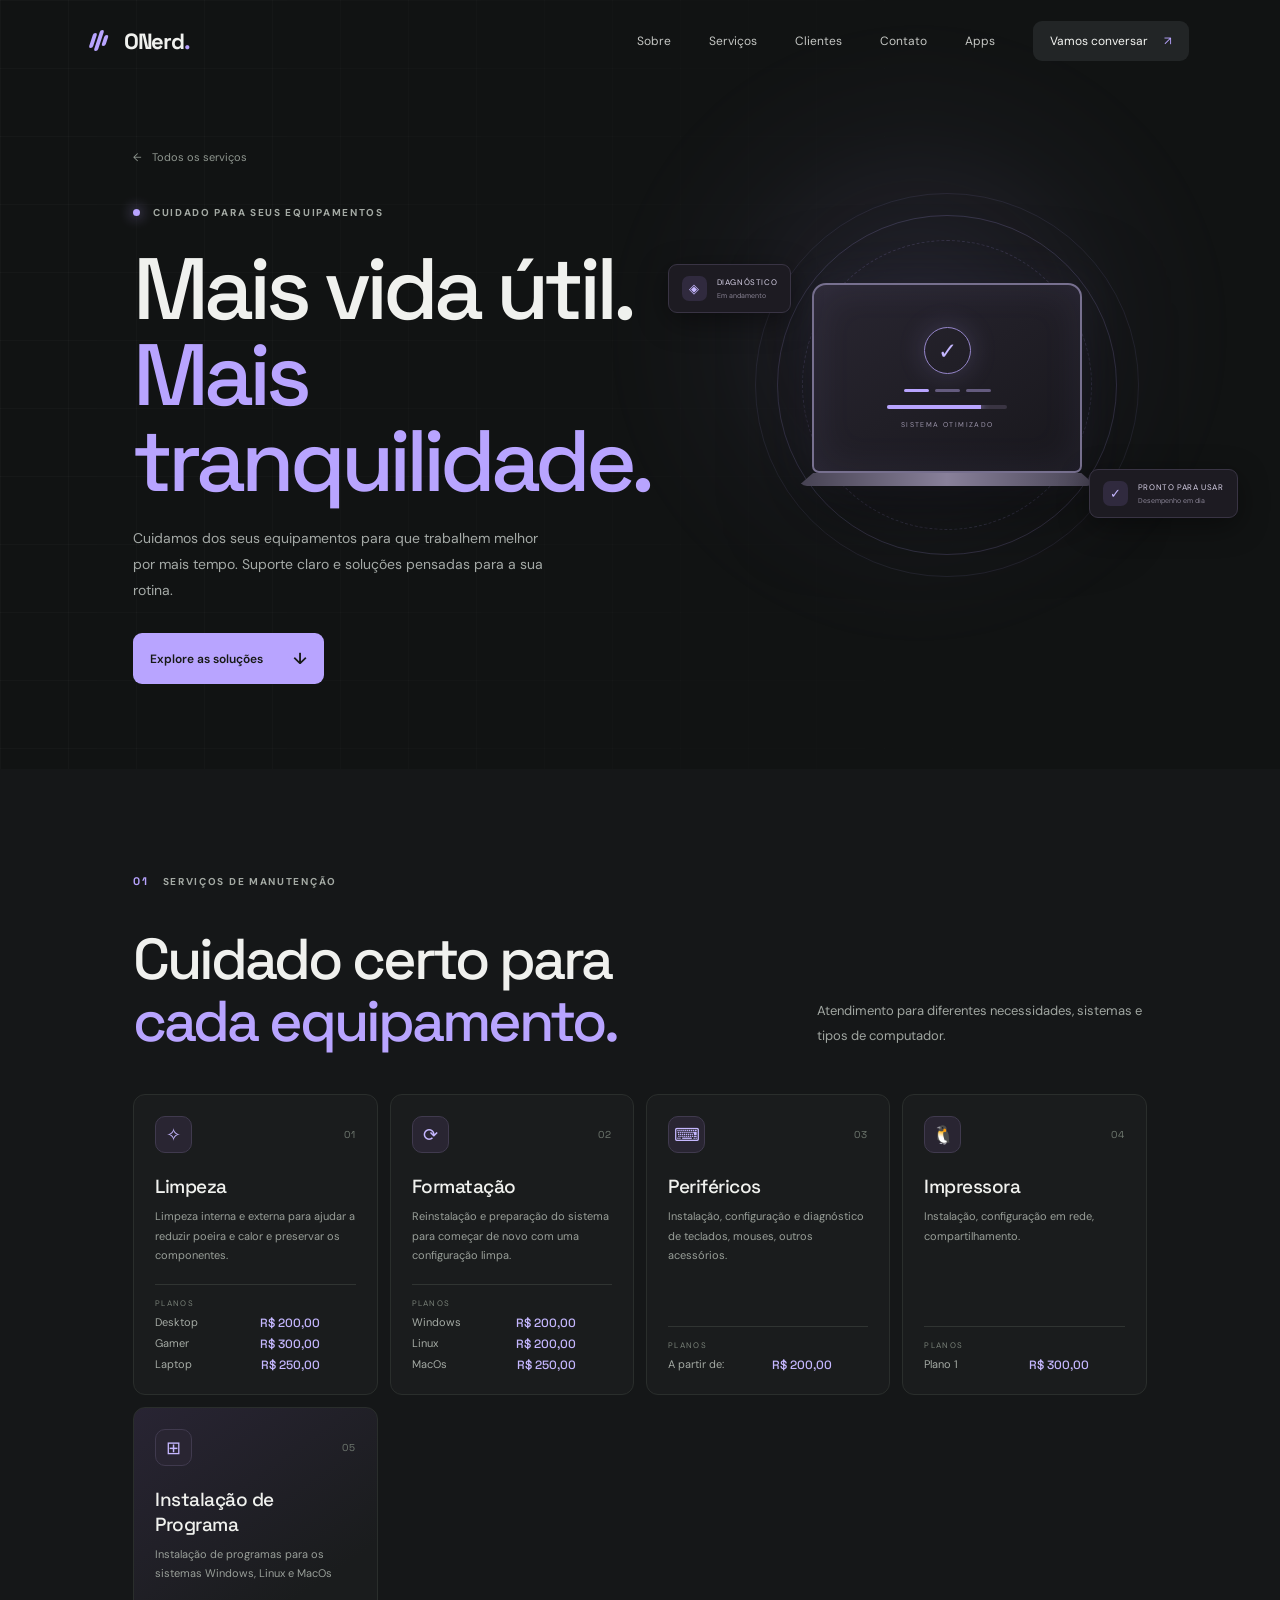
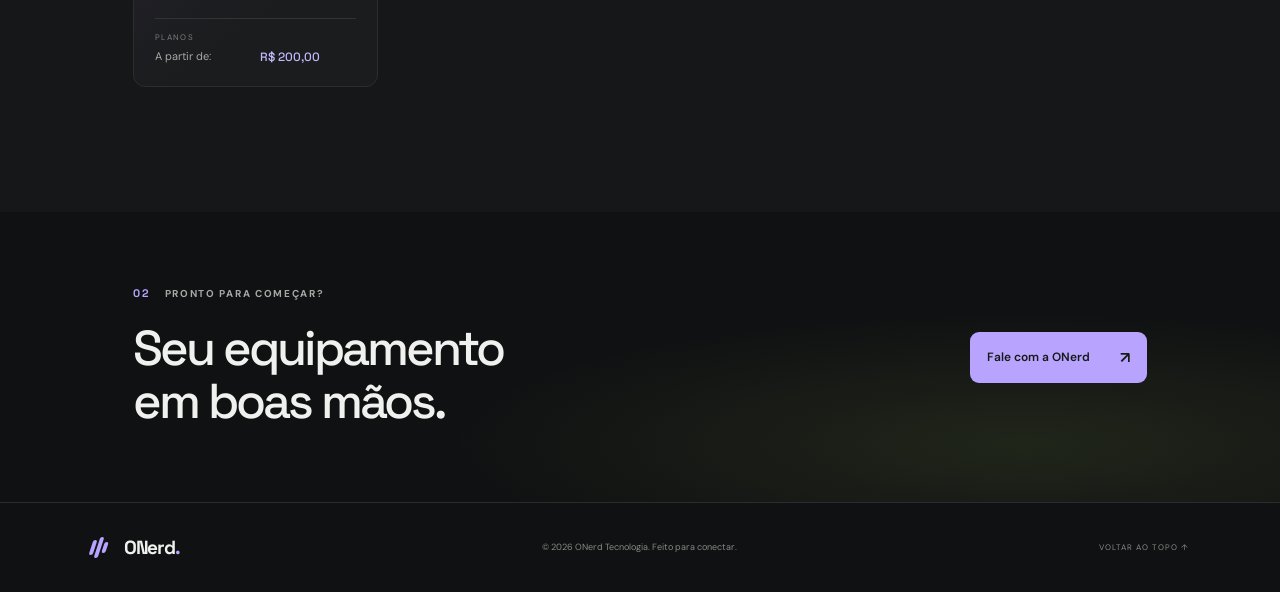
<file: manutencao.html>
<!doctype html>
<html lang="pt-BR">

<head>
  <meta charset="utf-8">
  <meta name="viewport" content="width=device-width, initial-scale=1">
  <meta name="theme-color" content="#101112">
  <meta name="description"
    content="Limpeza, formatação, periféricos e suporte para computadores desktop e laptop com a ONerd.">
  <title>Manutenção — ONerd</title>
  <link rel="preconnect" href="https://fonts.googleapis.com">
  <link rel="preconnect" href="https://fonts.gstatic.com" crossorigin>
  <link
    href="https://fonts.googleapis.com/css2?family=DM+Sans:wght@400;500;600;700&family=Space+Grotesk:wght@400;500;600;700&display=swap"
    rel="stylesheet">
  <link rel="stylesheet" href="styles.css">
  <link rel="stylesheet" href="web.css">
  <link rel="stylesheet" href="web-pricing.css">
  <link rel="stylesheet" href="manutencao.css">
</head>

<body class="web-page maintenance-page" id="topo">
  <header class="header">
    <a class="brand" href="index.html" aria-label="ONerd, início"><span
        class="brand-mark"><i></i><i></i><i></i></span><span>ONerd<span class="brand-dot">.</span></span></a>
    <button class="menu-toggle" aria-label="Abrir menu" aria-expanded="false"><span></span><span></span></button>
    <nav class="nav" aria-label="Navegação principal"><a href="index.html#sobre">Sobre</a><a
        href="index.html#servicos">Serviços</a><a href="index.html#clientes">Clientes</a><a
        href="index.html#contato">Contato</a><a href="apps.html">Apps</a><a class="nav-cta" href="index.html#contato">Vamos conversar
        <span>↗</span></a></nav>
  </header>
  <main>
    <section class="web-hero care-hero">
      <div class="web-hero-glow"></div>
      <div class="web-hero-grid"></div>
      <div class="web-hero-content"><a class="web-back" href="index.html#servicos">← <span>Todos os serviços</span></a>
        <div class="eyebrow"><span class="live-dot"></span> CUIDADO PARA SEUS EQUIPAMENTOS</div>
        <h1>Mais vida útil.<br><span>Mais tranquilidade.</span></h1>
        <p>Cuidamos dos seus equipamentos para que trabalhem melhor por mais tempo. Suporte claro e soluções pensadas
          para a sua rotina.</p><a class="button button-primary" href="#solucoes">Explore as soluções <span>↓</span></a>
      </div>
      <div class="web-hero-art care-art" aria-hidden="true">
        <div class="care-orbit"></div>
        <div class="care-device">
          <div class="device-screen"><span class="device-check">✓</span>
            <div class="device-bars"><i></i><i></i><i></i></div>
            <div class="device-progress"><i></i></div><small>SISTEMA OTIMIZADO</small>
          </div>
          <div class="device-base"></div>
        </div>
        <div class="care-floating care-label-a"><span>◈</span>
          <div>DIAGNÓSTICO<small>Em andamento</small></div>
        </div>
        <div class="care-floating care-label-b"><span>✓</span>
          <div>PRONTO PARA USAR<small>Desempenho em dia</small></div>
        </div>
      </div>
    </section>
    <section class="web-services section" id="solucoes">
      <div class="section-kicker"><span>01</span> SERVIÇOS DE MANUTENÇÃO</div>
      <div class="web-section-heading">
        <h2>Cuidado certo para<br><em>cada equipamento.</em></h2>
        <p>Atendimento para diferentes necessidades, sistemas e tipos de computador.</p>
      </div>
      <div class="web-service-grid care-service-grid">
        <article class="web-service-card">
          <div class="web-card-top"><span class="web-service-icon">✧</span><span class="web-card-number">01</span></div>
          <h3>Limpeza</h3>
          <p>Limpeza interna e externa para ajudar a reduzir poeira e calor e preservar os componentes.</p>
          <div class="web-card-bottom"><span class="price-label">PLANOS</span><span class="plan-prices"><span>Desktop
                <b>R$ 200,00</b></span><span>Gamer <b>R$ 300,00</b></span><span>Laptop <b>R$ 250,00</b></span></span>
          </div>
        </article>
        <article class="web-service-card">
          <div class="web-card-top"><span class="web-service-icon">⟳</span><span class="web-card-number">02</span></div>
          <h3>Formatação</h3>
          <p>Reinstalação e preparação do sistema para começar de novo com uma configuração limpa.</p>
          <div class="web-card-bottom"><span class="price-label">PLANOS</span><span class="plan-prices"><span>Windows
                <b>R$ 200,00</b></span><span>Linux <b>R$ 200,00</b></span><span>MacOs <b>R$ 250,00</b></span></span>
          </div>
        </article>
        <article class="web-service-card">
          <div class="web-card-top"><span class="web-service-icon">⌨</span><span class="web-card-number">03</span></div>
          <h3>Periféricos</h3>
          <p>Instalação, configuração e diagnóstico de teclados, mouses, outros acessórios.</p>
          <div class="web-card-bottom"><span class="price-label">PLANOS</span><span class="plan-prices"><span>A partir de:
                <b>R$ 200,00</b></span></span>
          </div>
        </article>
        <article class="web-service-card">
          <div class="web-card-top"><span class="web-service-icon">🐧</span><span class="web-card-number">04</span>
          </div>
          <h3>Impressora</h3>
          <p>Instalação, configuração em rede, compartilhamento.</p>
          <div class="web-card-bottom"><span class="price-label">PLANOS</span><span class="plan-prices"><span>Plano 1
                <b>R$ 300,00</b></span></span>
          </div>
        </article>
        <article class="web-service-card web-card-featured">
          <div class="web-card-top"><span class="web-service-icon">⊞</span><span class="web-card-number">05</span></div>
          <h3>Instalação de Programa</h3>
          <p>Instalação de programas para os sistemas Windows, Linux e MacOs</p>
          <div class="web-card-bottom"><span class="price-label">PLANOS</span><span class="plan-prices"><span>A partir de:
                <b>R$ 200,00</b></span></span>
          </div>
        </article>
        
      </div>
    </section>
    <section class="web-cta">
      <div><span class="section-kicker"><span>02</span> PRONTO PARA COMEÇAR?</span>
        <h2>Seu equipamento<br>em boas mãos.</h2>
      </div><a class="button button-primary"
        href="https://wa.me/5511983392304?text=Ol%C3%A1%2C%20quero%20conversar%20sobre%20manuten%C3%A7%C3%A3o."
        target="_blank" rel="noreferrer">Fale com a ONerd <span>↗</span></a>
    </section>
  </main>
  <footer class="footer"><a class="brand" href="index.html"><span
        class="brand-mark"><i></i><i></i><i></i></span><span>ONerd<span class="brand-dot">.</span></span></a><span>©
      <span id="year"></span> ONerd Tecnologia. Feito para conectar.</span><a href="#topo" class="back-top">VOLTAR AO
      TOPO ↑</a></footer>
  <script src="script.js"></script>
</body>

</html>
</file>
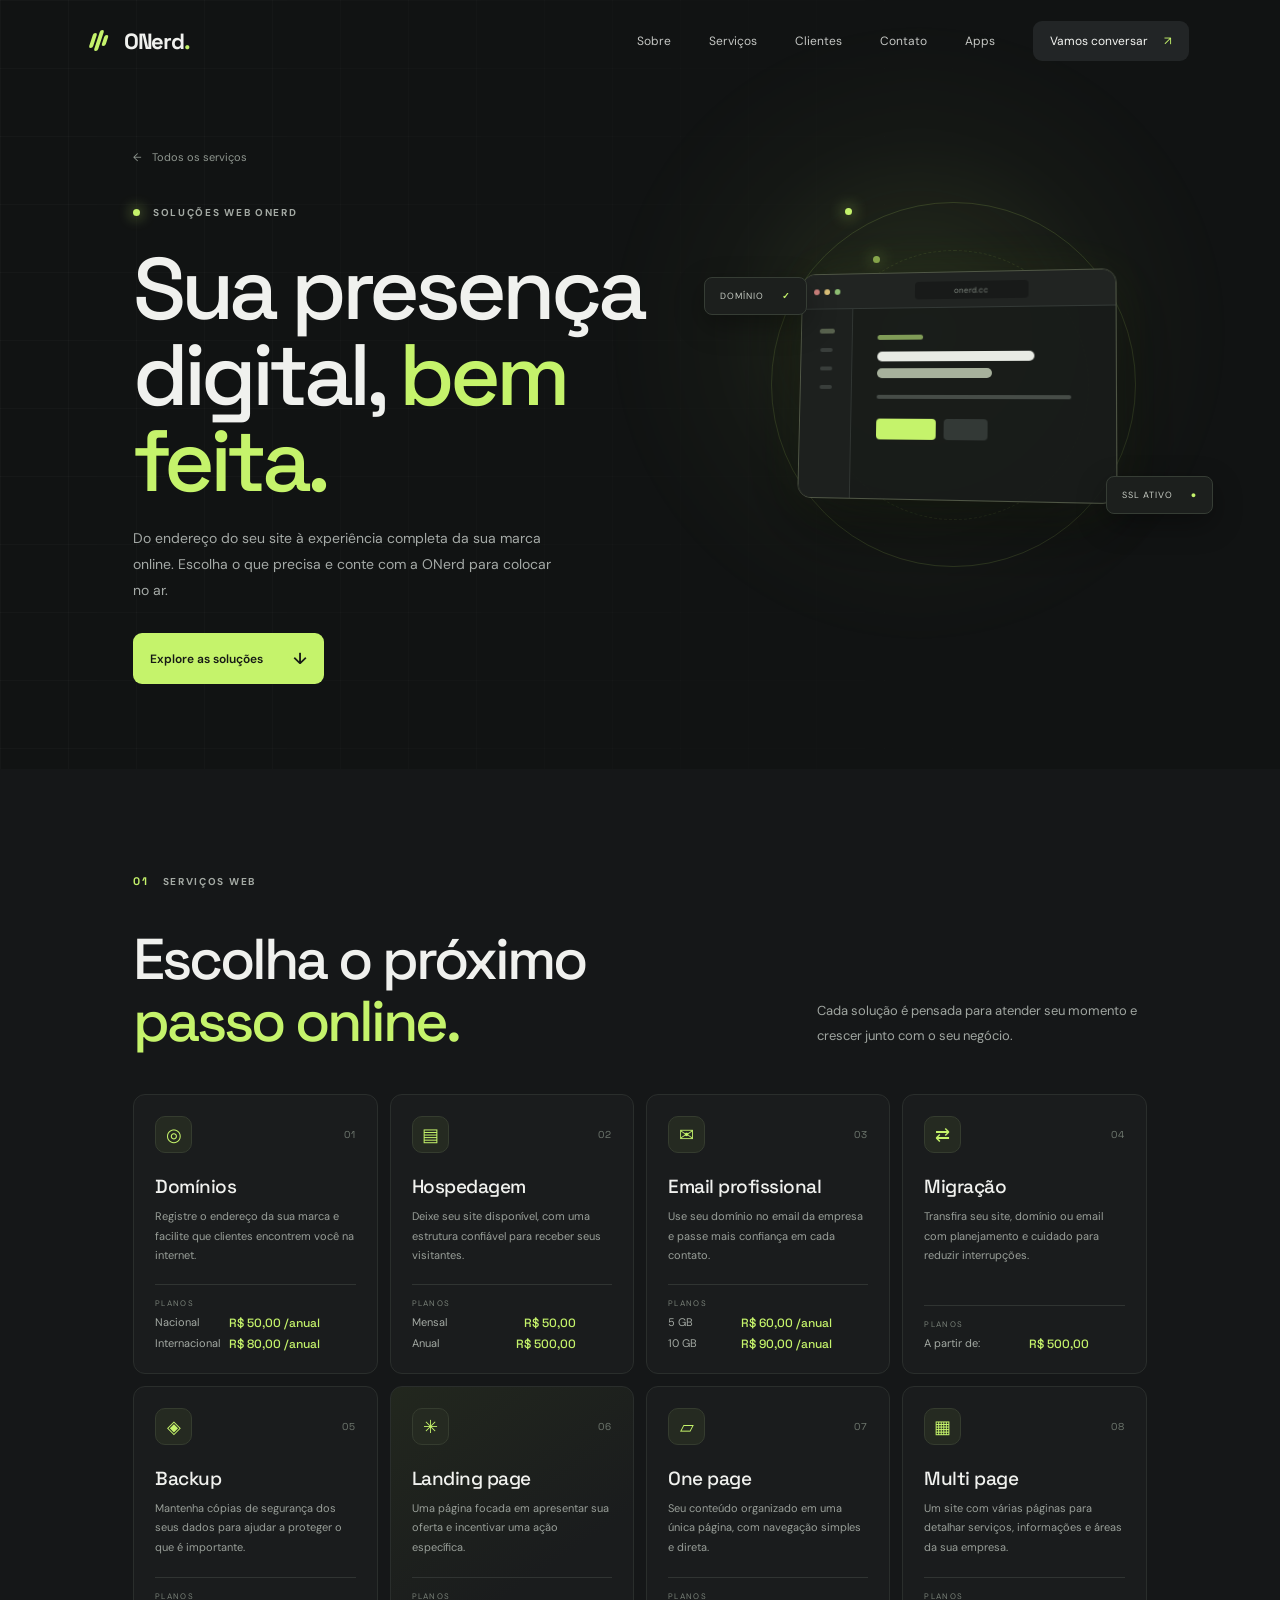
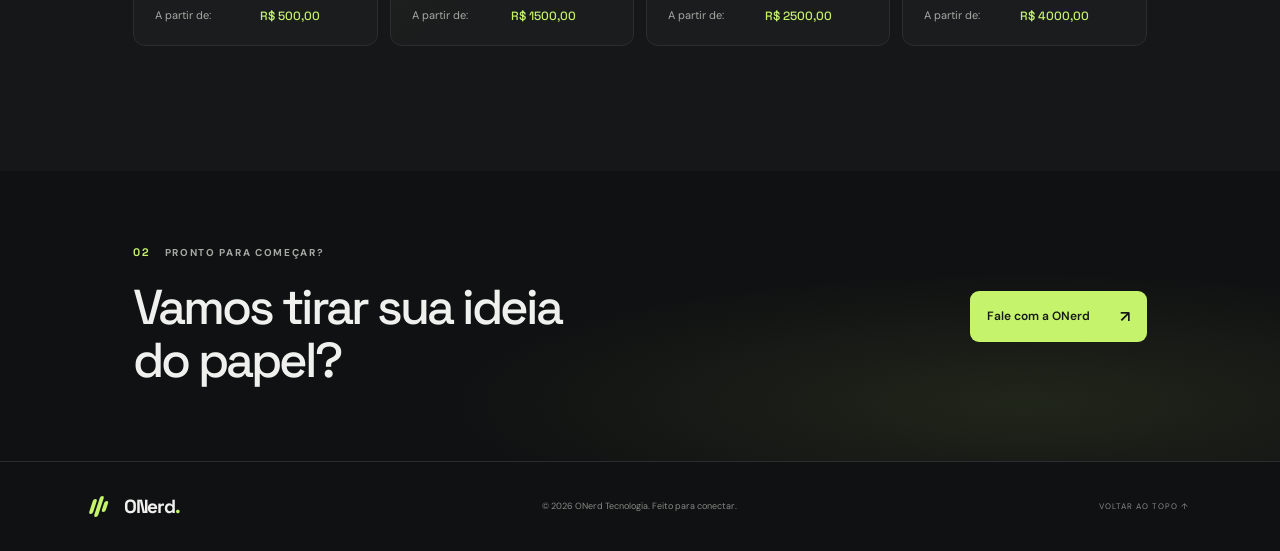
<file: web.html>
<!doctype html>
<html lang="pt-BR">

<head>
  <meta charset="utf-8">
  <meta name="viewport" content="width=device-width, initial-scale=1">
  <meta name="theme-color" content="#101112">
  <meta name="description"
    content="Domínios, hospedagem, email profissional, migração, backup e desenvolvimento web com a ONerd.">
  <title>Presença Digital — ONerd</title>
  <link rel="preconnect" href="https://fonts.googleapis.com">
  <link rel="preconnect" href="https://fonts.gstatic.com" crossorigin>
  <link
    href="https://fonts.googleapis.com/css2?family=DM+Sans:wght@400;500;600;700&family=Space+Grotesk:wght@400;500;600;700&display=swap"
    rel="stylesheet">
  <link rel="stylesheet" href="styles.css">
  <link rel="stylesheet" href="web.css">
  <link rel="stylesheet" href="web-pricing.css">
</head>

<body class="web-page">
  <header class="header">
    <a class="brand" href="index.html" aria-label="ONerd, início"><span
        class="brand-mark"><i></i><i></i><i></i></span><span>ONerd<span class="brand-dot">.</span></span></a>
    <button class="menu-toggle" aria-label="Abrir menu" aria-expanded="false"><span></span><span></span></button>
    <nav class="nav" aria-label="Navegação principal"><a href="index.html#sobre">Sobre</a><a
        href="index.html#servicos">Serviços</a><a href="index.html#clientes">Clientes</a><a
        href="index.html#contato">Contato</a><a href="apps.html">Apps</a><a class="nav-cta" href="index.html#contato">Vamos conversar
        <span>↗</span></a></nav>
  </header>
  <main>
    <section class="web-hero">
      <div class="web-hero-glow"></div>
      <div class="web-hero-grid"></div>
      <div class="web-hero-content"><a class="web-back" href="index.html#servicos">← <span>Todos os serviços</span></a>
        <div class="eyebrow"><span class="live-dot"></span> SOLUÇÕES WEB ONERD</div>
        <h1>Sua presença<br>digital, <span>bem feita.</span></h1>
        <p>Do endereço do seu site à experiência completa da sua marca online. Escolha o que precisa e conte com a ONerd
          para colocar no ar.</p><a class="button button-primary" href="#solucoes">Explore as soluções
          <span>↓</span></a>
      </div>
      <div class="web-hero-art" aria-hidden="true">
        <div class="web-art-orbit"></div>
        <div class="web-art-orbit orbit-small"></div>
        <div class="web-art-window">
          <div class="window-top"><i></i><i></i><i></i><span>onerd.cc</span></div>
          <div class="window-layout">
            <div class="window-sidebar"><b></b><i></i><i></i><i></i></div>
            <div class="window-body">
              <div class="window-tag"></div><b></b><b></b><i></i>
              <div class="window-buttons"><i></i><i></i></div>
            </div>
          </div>
        </div><span class="art-label label-domain">DOMÍNIO <b>✓</b></span><span class="art-label label-secure">SSL ATIVO
          <b>●</b></span>
      </div>
    </section>
    <section class="web-services section" id="solucoes">
      <div class="section-kicker"><span>01</span> SERVIÇOS WEB</div>
      <div class="web-section-heading">
        <h2>Escolha o próximo<br><em>passo online.</em></h2>
        <p>Cada solução é pensada para atender seu momento e crescer junto com o seu negócio.</p>
      </div>
      <div class="web-service-grid">
        <article class="web-service-card">
          <div class="web-card-top"><span class="web-service-icon">◎</span><span class="web-card-number">01</span></div>
          <h3>Domínios</h3>
          <p>Registre o endereço da sua marca e facilite que clientes encontrem você na internet.</p>
          <div class="web-card-bottom"><span class="price-label">PLANOS</span><span class="plan-prices"><span>Nacional
                <b>R$ 50,00 /anual</b></span><span>Internacional <b>R$ 80,00 /anual</b></span></span></div>
        </article>
        <article class="web-service-card">
          <div class="web-card-top"><span class="web-service-icon">▤</span><span class="web-card-number">02</span></div>
          <h3>Hospedagem</h3>
          <p>Deixe seu site disponível, com uma estrutura confiável para receber seus visitantes.</p>
          <div class="web-card-bottom"><span class="price-label">PLANOS</span><span class="plan-prices"><span>Mensal
                <b>R$ 50,00</b></span><span>Anual<b>R$ 500,00</b></span></span>
          </div>
        </article>
        <article class="web-service-card">
          <div class="web-card-top"><span class="web-service-icon">✉</span><span class="web-card-number">03</span></div>
          <h3>Email profissional</h3>
          <p>Use seu domínio no email da empresa e passe mais confiança em cada contato.</p>
          <div class="web-card-bottom"><span class="price-label">PLANOS</span><span class="plan-prices"><span>5 GB
                <b>R$ 60,00 /anual</b></span><span>10 GB <b>R$ 90,00 /anual</b></span></span>
          </div>
        </article>
        <article class="web-service-card">
          <div class="web-card-top"><span class="web-service-icon">⇄</span><span class="web-card-number">04</span></div>
          <h3>Migração</h3>
          <p>Transfira seu site, domínio ou email com planejamento e cuidado para reduzir interrupções.</p>
          <div class="web-card-bottom"><span class="price-label">PLANOS</span><span class="plan-prices"><span>A partir de:
                <b>R$ 500,00</b></span></span>
          </div>
        </article>
        <article class="web-service-card">
          <div class="web-card-top"><span class="web-service-icon">◈</span><span class="web-card-number">05</span></div>
          <h3>Backup</h3>
          <p>Mantenha cópias de segurança dos seus dados para ajudar a proteger o que é importante.</p>
          <div class="web-card-bottom"><span class="price-label">PLANOS</span><span class="plan-prices"><span>A partir de:
                <b>R$ 500,00</b></span></span>
          </div>
        </article>
        <article class="web-service-card web-card-featured">
          <div class="web-card-top"><span class="web-service-icon">✳</span><span class="web-card-number">06</span></div>
          <h3>Landing page</h3>
          <p>Uma página focada em apresentar sua oferta e incentivar uma ação específica.</p>
          <div class="web-card-bottom"><span class="price-label">PLANOS</span><span class="plan-prices"><span>A partir de:
                <b>R$ 1500,00</b></span></span>
          </div>
        </article>
        <article class="web-service-card">
          <div class="web-card-top"><span class="web-service-icon">▱</span><span class="web-card-number">07</span></div>
          <h3>One page</h3>
          <p>Seu conteúdo organizado em uma única página, com navegação simples e direta.</p>
          <div class="web-card-bottom"><span class="price-label">PLANOS</span><span class="plan-prices"><span>A partir de:
                <b>R$ 2500,00</b></span></span>
          </div>
        </article>
        <article class="web-service-card">
          <div class="web-card-top"><span class="web-service-icon">▦</span><span class="web-card-number">08</span></div>
          <h3>Multi page</h3>
          <p>Um site com várias páginas para detalhar serviços, informações e áreas da sua empresa.</p>
          <div class="web-card-bottom"><span class="price-label">PLANOS</span><span class="plan-prices"><span>A partir de:
                <b>R$ 4000,00</b></span></span>
          </div>
        </article>
      </div>
    </section>
    <section class="web-cta">
      <div><span class="section-kicker"><span>02</span> PRONTO PARA COMEÇAR?</span>
        <h2>Vamos tirar sua ideia<br>do papel?</h2>
      </div><a class="button button-primary"
        href="https://wa.me/5511983392304?text=Ol%C3%A1%2C%20quero%20conversar%20sobre%20presen%C3%A7a%20digital."
        target="_blank" rel="noreferrer">Fale com a ONerd <span>↗</span></a>
    </section>
  </main>
  <footer class="footer"><a class="brand" href="index.html"><span
        class="brand-mark"><i></i><i></i><i></i></span><span>ONerd<span class="brand-dot">.</span></span></a><span>©
      <span id="year"></span> ONerd Tecnologia. Feito para conectar.</span><a href="#topo" class="back-top">VOLTAR AO
      TOPO ↑</a></footer>
  <script src="script.js"></script>
</body>

</html>
</file>
<file: styles.css>
@import url('https://fonts.googleapis.com/css2?family=DM+Sans:wght@400;500;600;700&family=Space+Grotesk:wght@400;500;600;700&display=swap');
:root{--bg:#101112;--panel:#17191a;--text:#f0f1ee;--muted:#929694;--line:#2a2d2e;--accent:#c5f36b;--font:'DM Sans',sans-serif;--display:'Space Grotesk',sans-serif}*{box-sizing:border-box}html{scroll-behavior:smooth;scroll-padding-top:90px}body{margin:0;background:var(--bg);color:var(--text);font-family:var(--font);-webkit-font-smoothing:antialiased}a{color:inherit;text-decoration:none}.header{height:82px;padding:0 7.1%;display:flex;align-items:center;justify-content:space-between;border-bottom:1px solid rgba(255,255,255,.07);position:absolute;top:0;left:0;width:100%;z-index:10}.brand{font-family:var(--display);font-size:22px;font-weight:700;letter-spacing:-1.2px;display:flex;align-items:center;gap:10px}.brand-dot{color:var(--accent)}.brand-mark{width:23px;height:23px;display:flex;align-items:center;gap:2px;transform:skew(-18deg)}.brand-mark i{background:var(--accent);height:15px;width:4px;border-radius:4px}.brand-mark i:nth-child(2){height:21px}.brand-mark i:nth-child(3){height:11px}.nav{display:flex;align-items:center;gap:38px;font-size:12px;color:#c4c6c3}.nav>a:not(.nav-cta):hover,.text-link:hover{color:var(--accent)}.nav-cta{background:#222526;padding:12px 17px;border-radius:3px;color:#f4f5f2}.nav-cta span{color:var(--accent);margin-left:13px}.menu-toggle{display:none}.hero{min-height:760px;height:min(870px,100vh);max-height:920px;position:relative;overflow:hidden;padding:180px 7.1% 90px;display:flex;align-items:center}.hero-grid{position:absolute;inset:0;background-image:linear-gradient(rgba(255,255,255,.022) 1px,transparent 1px),linear-gradient(90deg,rgba(255,255,255,.022) 1px,transparent 1px);background-size:72px 72px;mask-image:linear-gradient(90deg,transparent,#000 40%,#000)}.hero-glow{position:absolute;width:700px;height:700px;right:3%;top:9%;background:radial-gradient(circle,rgba(168,217,88,.12),rgba(97,127,59,.055) 35%,transparent 70%);filter:blur(20px)}.hero-content{position:relative;z-index:2;width:53%;max-width:700px}.eyebrow,.section-kicker{font-size:10px;letter-spacing:1.7px;font-weight:700;color:#a4aaa4}.live-dot{display:inline-block;width:7px;height:7px;background:var(--accent);border-radius:50%;margin-right:9px;box-shadow:0 0 14px var(--accent)}h1,h2,h3,p{margin-top:0}h1,h2,h3{font-family:var(--display)}h1{font-size:clamp(56px,7.1vw,96px);letter-spacing:-6px;line-height:.99;font-weight:500;margin:32px 0 25px}h1 span,h2 em{color:var(--accent);font-style:normal} .hero-content>p{max-width:465px;color:#a5aaa7;font-size:15px;line-height:1.8}.hero-actions{display:flex;align-items:center;gap:27px;margin-top:32px}.button{display:inline-flex;align-items:center;gap:30px;padding:15px 17px;font-size:12px;font-weight:600}.button-primary{background:var(--accent);color:#161915;border-radius:2px}.button-primary span{font-size:16px}.text-link{font-size:12px;color:#d2d5d2}.text-link span{margin-left:8px;color:var(--accent)}.hero-proof{display:flex;align-items:center;gap:13px;margin-top:67px}.avatar-stack{display:flex}.avatar-stack span{width:26px;height:26px;border:1px solid #3a4037;background:#1d211b;border-radius:50%;margin-left:-5px;display:grid;place-items:center;color:var(--accent);font-size:12px}.avatar-stack span:first-child{margin-left:0}.hero-proof strong,.hero-proof small{display:block}.hero-proof strong{font-size:10px;font-weight:600}.hero-proof small{color:#858b86;font-size:9px;margin-top:5px}.hero-visual{position:absolute;right:5.5%;top:16%;width:47%;height:70%;display:grid;place-items:center}.orbit{position:absolute;border:1px solid rgba(196,236,134,.12);border-radius:50%;transform:rotate(-24deg)}.orbit-one{width:min(40vw,510px);height:min(40vw,510px)}.orbit-two{width:min(31vw,390px);height:min(31vw,390px);transform:rotate(50deg)}.orbit-one:before,.orbit-two:before{content:"";position:absolute;width:7px;height:7px;background:var(--accent);border-radius:50%;box-shadow:0 0 18px var(--accent)}.orbit-one:before{left:15%;top:18%}.orbit-two:before{right:14%;bottom:18%}.visual-core{position:relative;width:185px;height:185px;border-radius:50%;display:grid;place-items:center;background:radial-gradient(circle at 35% 30%,#3a4330,#1c2119 42%,#121513 70%);border:1px solid rgba(211,247,154,.24);box-shadow:0 0 80px rgba(166,211,91,.12),inset 0 0 50px #a0cf5533}.core-ring{position:absolute;inset:17px;border:1px solid rgba(209,240,153,.19);border-radius:50%}.core-symbol{height:55px;width:55px;display:grid;grid-template-columns:repeat(2,1fr);gap:5px;transform:rotate(45deg)}.core-symbol i{background:var(--accent);border-radius:4px;opacity:.85}.core-symbol i:nth-child(2),.core-symbol i:nth-child(3){opacity:.35}.float-card{position:absolute;background:rgba(25,28,27,.92);border:1px solid #353b36;padding:14px 16px;display:flex;align-items:center;gap:11px;min-width:200px;box-shadow:0 15px 50px #0005;backdrop-filter:blur(12px)}.float-card b,.float-card small{display:block}.float-card b{font-size:10px}.float-card small{font-size:9px;color:#929992;margin-top:5px}.mini-icon{width:30px;height:30px;background:#30392a;color:var(--accent);display:grid;place-items:center;font-size:16px}.card-arrow{margin-left:auto;color:var(--accent)}.card-web{top:27%;left:2%}.card-network{right:2%;bottom:23%}.signal{width:30px;height:30px;border-radius:50%;background:#293125;display:flex;align-items:center;justify-content:center;gap:2px}.signal i{width:3px;background:var(--accent);border-radius:3px;height:8px}.signal i:nth-child(2){height:14px}.signal i:nth-child(3){height:10px}.visual-caption{position:absolute;bottom:2%;width:80%;display:flex;justify-content:space-between;color:#737a73;font-size:8px;letter-spacing:1px}.hero-bottom{position:absolute;bottom:30px;left:7.1%;display:flex;gap:12px;align-items:center;font-size:8px;letter-spacing:1.3px;color:#838983}.scroll-line{height:1px;width:38px;background:var(--accent)}.section{padding:125px 10.4%;position:relative}.section-kicker{display:flex;align-items:center;gap:14px}.section-kicker span{color:var(--accent);font-family:var(--display);font-size:11px}.about{background:#151718}.about-layout{display:grid;grid-template-columns:1fr 1fr;gap:10%;margin-top:48px}.about h2,.section-heading h2,.clients h2,.contact h2{font-size:clamp(38px,4.5vw,59px);letter-spacing:-3px;line-height:1.08;font-weight:500;margin:0}.about-copy{padding-top:8px}.about-copy p,.section-heading p,.clients-heading p,.contact-layout>div>p{font-size:13px;line-height:1.9;color:#a0a6a1;max-width:480px}.about-copy p+p{margin-top:16px}.under-link{display:inline-flex;gap:25px;margin-top:15px;font-size:11px;border-bottom:1px solid #555c54;padding-bottom:8px}.under-link span{color:var(--accent)}.stats{display:flex;gap:0;border-top:1px solid var(--line);margin-top:76px;padding-top:26px}.stats>div{width:33.33%;display:flex;align-items:baseline;gap:13px;border-right:1px solid var(--line);padding-left:26px}.stats>div:first-child{padding-left:0}.stats>div:last-child{border:0}.stats strong{font:500 31px var(--display);color:var(--accent)}.stats span{font-size:10px;color:#919791}.services{background:#101112}.section-heading{display:flex;justify-content:space-between;align-items:end;margin:40px 0 46px}.section-heading p{max-width:330px;margin-bottom:3px}.service-grid{display:grid;grid-template-columns:repeat(2,1fr);gap:14px}.service-card{min-height:340px;background:#17191a;border:1px solid #272a2b;padding:28px;position:relative;transition:transform .25s,border-color .25s}.service-card:hover{transform:translateY(-4px);border-color:#65734d}.service-featured{background:linear-gradient(135deg,#1d211b,#17191a 62%)}.service-top{display:flex;align-items:center;justify-content:space-between}.service-icon{font-size:23px;color:var(--accent);width:42px;height:42px;display:grid;place-items:center;background:#252a21;border:1px solid #343c2d}.service-index{font-size:9px;letter-spacing:1.4px;color:#777e77}.service-card h3{font-size:23px;font-weight:500;letter-spacing:-.7px;margin:25px 0 8px}.service-card>p{font-size:11px;line-height:1.7;color:#999f99;max-width:350px;margin-bottom:20px}.tag-list{display:flex;flex-wrap:wrap;gap:6px;max-width:430px;padding-right:28px}.tag-list span{font-size:9px;color:#b4b9b3;border:1px solid #343838;padding:6px 8px;border-radius:2px}.service-card>a{position:absolute;right:25px;bottom:22px;color:var(--accent);font-size:18px}.service-media{background:radial-gradient(ellipse at 90% 10%,#263123,#17191a 50%)}.clients{background:#151718}.clients-heading{display:flex;justify-content:space-between;align-items:end;margin:40px 0 48px}.clients-heading p{margin-bottom:4px}.client-grid{display:grid;grid-template-columns:repeat(6,1fr);gap:12px}.client-logo{height:128px;background:#1c1e1f;border:1px solid #2a2d2e;display:flex;flex-direction:column;align-items:center;justify-content:center;gap:11px;color:#d1d4d1;transition:background .2s,transform .2s}.client-logo:hover{background:#242726;transform:translateY(-3px)}.client-logo b{font:600 14px var(--display);letter-spacing:-.5px}.client-logo b span{color:#8d9589;font-weight:400}.client-symbol{font-size:27px;color:#bfe779;line-height:1}.client-sun{color:#e2c17c}.client-ring{color:#b0b9d3}.client-wave{color:#9bd9d1}.client-cross{color:#eca5a4}.sample-note{font-size:9px;color:#747b75;text-align:right;margin:14px 0 0}.contact{overflow:hidden;background:#101112}.contact-glow{position:absolute;width:500px;height:500px;left:-250px;top:10%;background:radial-gradient(circle,#a4db5c14,transparent 70%)}.contact-layout{display:grid;grid-template-columns:1fr .85fr;gap:12%;margin-top:45px;position:relative}.contact-layout>div>p{margin-top:21px}.contact-links{border-top:1px solid var(--line)}.contact-links>a{display:flex;align-items:center;gap:15px;padding:17px 4px;border-bottom:1px solid var(--line);transition:padding .2s}.contact-links>a:hover{padding-left:10px}.contact-icon{width:37px;height:37px;border:1px solid #373c37;color:var(--accent);display:grid;place-items:center;font-size:17px}.contact-links b,.contact-links small{display:block}.contact-links b{font-size:11px;font-weight:600}.contact-links small{font-size:9px;color:#878d87;margin-top:5px}.contact-links i{font-style:normal;margin-left:auto;color:var(--accent)}.footer{border-top:1px solid var(--line);min-height:90px;padding:20px 7.1%;display:flex;align-items:center;justify-content:space-between;color:#858b85;font-size:9px}.footer .brand{color:var(--text);font-size:19px}.back-top{letter-spacing:1px;font-size:8px}.back-top:hover{color:var(--accent)}
@media(max-width:900px){.header{padding:0 5%}.hero{padding-left:6%;padding-right:6%;min-height:760px}.hero-content{width:56%}.hero-visual{right:0;width:47%}.float-card{min-width:170px;padding:11px}.card-web{left:-4%}.card-network{right:-1%}.section{padding:100px 7%}.client-grid{grid-template-columns:repeat(3,1fr)}.nav{gap:22px}}
@media(max-width:650px){.header{height:70px}.menu-toggle{display:flex;border:0;background:none;flex-direction:column;gap:5px;padding:8px;z-index:12}.menu-toggle span{width:22px;height:1px;background:#eee}.nav{display:none;position:absolute;top:69px;left:0;width:100%;background:#151718;border-bottom:1px solid var(--line);padding:24px 7%;align-items:stretch;flex-direction:column;gap:22px}.nav.open{display:flex}.nav-cta{align-self:flex-start}.hero{height:auto;min-height:850px;padding:142px 7% 90px;display:block}.hero-content{width:100%}h1{font-size:60px;letter-spacing:-4px;margin:26px 0 20px}.hero-content>p{font-size:13px;max-width:390px}.hero-actions{gap:17px;flex-wrap:wrap}.button{gap:15px;padding:14px 12px;font-size:10px}.text-link{font-size:10px}.hero-proof{margin-top:34px}.hero-visual{top:auto;bottom:55px;left:0;right:0;width:100%;height:350px}.orbit-one{width:290px;height:290px}.orbit-two{width:220px;height:220px}.visual-core{width:130px;height:130px}.core-symbol{width:42px;height:42px}.card-web{top:16%;left:5%}.card-network{right:4%;bottom:18%}.float-card{min-width:150px}.visual-caption{bottom:0;width:80%}.hero-bottom{display:none}.section{padding:78px 7%}.about-layout,.contact-layout{grid-template-columns:1fr;gap:26px;margin-top:32px}.about h2,.section-heading h2,.clients h2,.contact h2{font-size:43px;letter-spacing:-2.4px}.section-heading,.clients-heading{display:block;margin:30px 0}.section-heading p,.clients-heading p{margin:16px 0 0}.stats{margin-top:46px}.stats>div{display:block;padding-left:14px}.stats strong{font-size:25px}.stats span{display:block;font-size:8px;margin-top:5px}.service-grid{grid-template-columns:1fr}.service-card{min-height:320px;padding:23px}.client-grid{grid-template-columns:repeat(2,1fr);gap:9px}.client-logo{height:108px}.sample-note{text-align:left}.contact-layout{gap:35px}.footer{padding:20px 7%;flex-wrap:wrap;gap:14px}.footer>span{order:3;width:100%;text-align:center}.footer .brand{font-size:18px}}
@media(prefers-reduced-motion:reduce){html{scroll-behavior:auto}*,*:before,*:after{transition:none!important}}
/* Faixa contínua de parcerias: a cópia duplicada permite um loop sem intervalo. */
.client-marquee{overflow:hidden;position:relative;width:100%;mask-image:linear-gradient(90deg,transparent,#000 5%,#000 95%,transparent)}
.client-track{display:flex;width:max-content;animation:client-scroll 34s linear infinite;will-change:transform}
.client-group{display:flex;flex:none;gap:12px;padding-right:12px}
.client-group .client-logo{flex:0 0 150px;height:128px}
.client-logo:hover{background:#1c1e1f;transform:none}
@keyframes client-scroll{to{transform:translateX(-50%)}}

/* Textura e luz ambiente sutis para dar profundidade aos fundos. */
body{background-image:radial-gradient(ellipse at 78% 7%,rgba(159,207,83,.055),transparent 30%),radial-gradient(ellipse at 4% 48%,rgba(121,139,105,.035),transparent 27%)}
.hero-grid{opacity:.65}
.about,.clients{background-image:radial-gradient(ellipse at 92% 20%,rgba(172,214,111,.055),transparent 32%),linear-gradient(135deg,rgba(255,255,255,.012),transparent 45%)}
.services{background-image:radial-gradient(ellipse at 12% 52%,rgba(149,188,87,.035),transparent 28%)}
.contact{background-image:radial-gradient(ellipse at 86% 65%,rgba(158,207,89,.06),transparent 32%)}

/* Resposta visual clara para botões, links e navegação por teclado. */
.button,.nav-cta,.contact-links>a,.service-card>a,.under-link{transition:transform .22s ease,background-color .22s ease,color .22s ease,border-color .22s ease,box-shadow .22s ease}
.button-primary{box-shadow:0 0 0 0 rgba(197,243,107,0)}
.button-primary:hover{transform:translateY(-3px);background:#d5ff83;box-shadow:0 9px 30px rgba(178,230,93,.22)}
.button-primary:active{transform:translateY(-1px) scale(.985)}
.nav-cta:hover{background:#30362a;box-shadow:0 5px 20px rgba(0,0,0,.24)}
.contact-links>a:hover .contact-icon{background:#293125;border-color:#63734b}
.contact-links>a:hover>i,.service-card>a:hover{transform:translate(3px,-3px)}
.under-link:hover{color:var(--accent);border-color:var(--accent)}
a:focus-visible,button:focus-visible{outline:2px solid var(--accent);outline-offset:4px}
.service-card{isolation:isolate;overflow:hidden;transition:transform .28s ease,border-color .28s ease,box-shadow .28s ease,background-color .28s ease}
.service-card::before{content:"";position:absolute;z-index:-1;inset:-1px;background:radial-gradient(360px circle at var(--pointer-x,50%) var(--pointer-y,50%),rgba(197,243,107,.13),transparent 58%);opacity:0;transition:opacity .28s ease;pointer-events:none}
.service-card::after{content:"";position:absolute;z-index:-1;inset:0;background:linear-gradient(120deg,rgba(255,255,255,.045),transparent 42%);opacity:0;transition:opacity .28s ease;pointer-events:none}
.service-card:hover{transform:translateY(-7px);border-color:rgba(197,243,107,.48);box-shadow:0 18px 46px rgba(0,0,0,.28),0 0 28px rgba(197,243,107,.055)}
.service-card:hover::before,.service-card:hover::after{opacity:1}
.service-card .service-icon{transition:transform .28s ease,background-color .28s ease,box-shadow .28s ease}
.service-card:hover .service-icon{transform:translateY(-2px) scale(1.06);background:#303a27;box-shadow:0 0 24px rgba(197,243,107,.12)}
.service-card>a{transition:transform .22s ease,color .22s ease}
@media(hover:none){.service-card:hover{transform:none;box-shadow:none}.service-card:hover::before,.service-card:hover::after{opacity:0}}
.service-card{border-radius:14px}
.service-icon{border-radius:11px}
.button,.nav-cta{border-radius:9px}
.hero-data{position:absolute;inset:0;z-index:1;overflow:hidden;pointer-events:none;opacity:.65;mask-image:linear-gradient(90deg,transparent 35%,#000 66%,#000)}
.hero-data svg{width:100%;height:100%;overflow:visible}
.hero-data .data-path{fill:none;stroke:url(#data-line);stroke-width:1;opacity:.38}
.hero-data .path-a{animation:data-flow 12s linear infinite}
.hero-data .path-b{animation:data-flow 15s linear infinite reverse;opacity:.28}
.hero-data .path-c{animation:data-flow 18s linear infinite;opacity:.22}
.hero-data .data-dash{stroke-width:1.5;stroke-dasharray:3 18;opacity:.8;animation:data-dash 5s linear infinite}
.hero-data .data-nodes circle{fill:#c5f36b;opacity:.55;filter:drop-shadow(0 0 5px #c5f36b);transform-box:fill-box;transform-origin:center;animation:node-pulse 2.8s ease-in-out infinite alternate}
.hero-data .data-nodes circle:nth-child(3n){animation-delay:-1.4s}
.hero-data text{fill:#c5f36b;font:9px 'DM Sans',sans-serif;letter-spacing:2px;opacity:.42;animation:data-label 4s ease-in-out infinite alternate}
.hero-data text:nth-of-type(2){animation-delay:-2s}
.hero-data text:nth-of-type(3){animation-delay:-1s}
.hero-content{z-index:3}
.hero-visual{z-index:2}
@keyframes data-flow{to{stroke-dashoffset:-180}}
@keyframes data-dash{to{stroke-dashoffset:-84}}
@keyframes node-pulse{to{opacity:1;transform:scale(1.8)}}
@keyframes data-label{to{opacity:.8}}
@media(max-width:650px){.hero-data{opacity:.32;mask-image:linear-gradient(180deg,transparent 15%,#000 50%,#000)}.hero-data svg{width:150%;height:70%;position:absolute;right:-20%;bottom:0}}
@media(prefers-reduced-motion:reduce){.hero-data *{animation:none!important}}
.card-cloud{top:10%;right:8%;min-width:185px}
.card-security{bottom:8%;left:7%;min-width:190px}
.status-dot{width:7px;height:7px;margin-left:auto;background:var(--accent);border-radius:50%;box-shadow:0 0 12px var(--accent)}
.status-check{margin-left:auto;width:19px;height:19px;display:grid;place-items:center;border-radius:50%;background:#293125;color:var(--accent);font-size:11px}
@media(max-width:900px) and (min-width:651px){.card-cloud{right:0;top:8%}.card-security{left:0;bottom:7%}}
@media(max-width:650px){.card-cloud,.card-security{display:none}}
.hero-visual .float-card{animation:hero-card-drift 5.7s ease-in-out infinite alternate;will-change:transform}
.hero-visual .card-web{animation-duration:6.8s;animation-delay:-2.1s}
.hero-visual .card-network{animation-duration:5.4s;animation-delay:-.7s;animation-name:hero-card-drift-reverse}
.hero-visual .card-cloud{animation-duration:7.2s;animation-delay:-3.4s;animation-name:hero-card-drift-reverse}
.hero-visual .card-security{animation-duration:6.1s;animation-delay:-1.5s}
@keyframes hero-card-drift{from{transform:translate3d(0,0,0) rotate(0)}to{transform:translate3d(5px,-11px,0) rotate(-1deg)}}
@keyframes hero-card-drift-reverse{from{transform:translate3d(0,0,0) rotate(0)}to{transform:translate3d(-6px,9px,0) rotate(1deg)}}
@media(prefers-reduced-motion:reduce){.hero-visual .float-card{animation:none;will-change:auto}}
.contact-links>a{transition:padding-left .42s cubic-bezier(.22,1,.36,1),background-color .42s ease}
.contact-links .contact-icon,.contact-links>a>i{transition:transform .42s cubic-bezier(.22,1,.36,1),background-color .42s ease,border-color .42s ease,color .42s ease,box-shadow .42s ease}
.contact-links>a:hover .contact-icon{transform:scale(1.06);box-shadow:0 0 20px rgba(197,243,107,.1)}
.contact-links>a:hover>i{transform:translate(3px,-3px)}
.back-to-top{position:fixed;z-index:20;right:28px;bottom:28px;width:48px;height:48px;border:1px solid rgba(197,243,107,.55);border-radius:50%;background:rgba(197,243,107,.94);color:#161915;font:600 22px var(--font);display:grid;place-items:center;cursor:pointer;opacity:0;visibility:hidden;transform:translateY(14px) scale(.92);box-shadow:0 8px 30px rgba(0,0,0,.35);transition:opacity .35s ease,visibility .35s ease,transform .45s cubic-bezier(.22,1,.36,1),box-shadow .3s ease}
.back-to-top.is-visible{opacity:1;visibility:visible;transform:translateY(0) scale(1)}
.back-to-top:hover{box-shadow:0 0 26px rgba(197,243,107,.32);transform:translateY(-4px) scale(1.04)}
@media(max-width:650px){.back-to-top{right:17px;bottom:17px;width:44px;height:44px}}
@media(prefers-reduced-motion:reduce){.back-to-top{transition:none}}
.header{position:fixed;border-bottom-color:transparent;background:rgba(16,17,18,0);backdrop-filter:blur(0);transition:background .4s ease,border-color .4s ease,backdrop-filter .4s ease}
.header.is-scrolled{background:rgba(16,17,18,.82);border-bottom-color:rgba(197,243,107,.22);backdrop-filter:blur(14px)}
.back-to-top{border:2px solid transparent;background:linear-gradient(#c5f36b,#c5f36b) padding-box,conic-gradient(from -90deg,var(--accent) 0deg var(--scroll-progress,0deg),rgba(255,255,255,.2) var(--scroll-progress,0deg) 360deg) border-box}
.tag-list span{font-size:14px}
.service-card .tag-list span{border-radius:6px}
.client-marquee{display:block;overflow:hidden;contain:layout paint}
.client-track{display:flex;flex-wrap:nowrap;width:max-content;min-width:max-content;gap:0}
.client-group{display:flex;flex:0 0 auto;flex-wrap:nowrap;width:max-content;min-width:max-content;gap:12px;padding-right:12px}
.client-group>.client-logo{display:flex;flex:0 0 150px;width:150px;min-width:150px;max-width:150px;box-sizing:border-box}
.client-track{animation-name:client-marquee-loop}
@keyframes client-marquee-loop{to{transform:translate3d(var(--client-loop-distance,-50%),0,0)}}
.client-name{min-height:96px;display:grid;place-items:center;border-bottom:1px solid #343839;color:#d1d4d1;font:600 16px var(--display);letter-spacing:-.4px;text-align:center;transition:color .25s ease,border-color .25s ease}
.client-name:hover{color:var(--accent);border-color:rgba(197,243,107,.55)}
@media(max-width:650px){.client-name{min-height:76px;font-size:14px}}
.client-grid{grid-template-columns:repeat(5,minmax(0,1fr))}
@media(max-width:900px){.client-grid{grid-template-columns:repeat(3,minmax(0,1fr))}}
@media(max-width:650px){.client-grid{grid-template-columns:repeat(2,minmax(0,1fr))}}
.client-grid{gap:4px 8px}
.client-name{min-height:72px}
@media(max-width:650px){.client-name{min-height:62px}}
.client-name{cursor:pointer}
.client-name:focus-visible{outline:2px solid var(--accent);outline-offset:2px}
.client-name{font-size:11px}
.client-name{min-height:52px;padding:10px 12px;border:1px solid #2a2d2e;border-radius:8px;background:#1a1c1d}
.client-name:hover{background:#202421;border-color:rgba(197,243,107,.5)}
.client-grid{gap:6px}
@media(max-width:650px){.client-name{min-height:48px;padding:8px}}
</file>
<file: web.css>
.web-page {
    min-height: 100vh;
    background: #101112
}

.web-hero {
    min-height: 690px;
    padding: 145px 10.4% 85px;
    position: relative;
    display: flex;
    align-items: center;
    overflow: hidden;
    background: #111313
}

.web-hero-grid {
    position: absolute;
    inset: 0;
    background-image: linear-gradient(rgba(255, 255, 255, .022) 1px, transparent 1px), linear-gradient(90deg, rgba(255, 255, 255, .022) 1px, transparent 1px);
    background-size: 68px 68px;
    mask-image: linear-gradient(90deg, #000, transparent 90%)
}

.web-hero-glow {
    position: absolute;
    width: 620px;
    height: 620px;
    right: 4%;
    top: 3%;
    background: radial-gradient(circle, rgba(197, 243, 107, .13), rgba(197, 243, 107, .025) 45%, transparent 72%);
    filter: blur(10px)
}

.web-hero-content {
    position: relative;
    z-index: 2;
    width: 58%;
    max-width: 620px
}

.web-back {
    display: inline-flex;
    gap: 10px;
    color: #8f968f;
    font-size: 11px;
    margin-bottom: 42px;
    transition: color .2s
}

.web-back:hover {
    color: var(--accent)
}

.web-hero h1 {
    font-size: clamp(56px, 7vw, 87px);
    letter-spacing: -5px;
    margin: 27px 0 22px
}

.web-hero-content>p {
    max-width: 430px;
    color: #a5aaa7;
    font-size: 14px;
    line-height: 1.85;
    margin-bottom: 29px
}

.web-hero-art {
    position: absolute;
    right: 6%;
    top: 50%;
    width: 39%;
    height: 430px;
    transform: translateY(-50%);
    display: grid;
    place-items: center
}

.web-art-orbit {
    position: absolute;
    width: 365px;
    height: 365px;
    border: 1px solid rgba(197, 243, 107, .15);
    border-radius: 50%;
    animation: web-orbit 30s linear infinite
}

.web-art-orbit::after {
    content: "";
    position: absolute;
    left: 20%;
    top: 5px;
    width: 7px;
    height: 7px;
    border-radius: 50%;
    background: var(--accent);
    box-shadow: 0 0 15px var(--accent)
}

.web-art-orbit.orbit-small {
    width: 270px;
    height: 270px;
    border-style: dashed;
    opacity: .7;
    animation-duration: 40s;
    animation-direction: reverse
}

.web-art-window {
    width: 320px;
    height: 230px;
    position: relative;
    z-index: 1;
    border: 1px solid #505746;
    border-radius: 14px;
    background: rgba(24, 27, 25, .93);
    box-shadow: 0 20px 80px #0008, 0 0 55px rgba(197, 243, 107, .08);
    overflow: hidden;
    transform: perspective(800px) rotateY(-8deg) rotateX(4deg);
    animation: web-float 5s ease-in-out infinite alternate
}

.window-top {
    height: 36px;
    background: #212422;
    border-bottom: 1px solid #333936;
    display: flex;
    align-items: center;
    padding: 0 12px;
    gap: 5px
}

.window-top i {
    width: 6px;
    height: 6px;
    border-radius: 50%;
    background: #737c6d
}

.window-top i:first-child {
    background: #cf837e
}

.window-top i:nth-child(2) {
    background: #dbc078
}

.window-top i:nth-child(3) {
    background: #8dbd72
}

.window-top span {
    margin: auto;
    color: #818981;
    font-size: 8px;
    background: #181a19;
    padding: 4px 40px;
    border-radius: 4px
}

.window-layout {
    display: flex;
    height: calc(100% - 36px)
}

.window-sidebar {
    width: 54px;
    background: #1d201e;
    border-right: 1px solid #303532;
    display: flex;
    flex-direction: column;
    align-items: center;
    padding-top: 20px;
    gap: 15px
}

.window-sidebar b,
.window-sidebar i {
    width: 16px;
    height: 5px;
    border-radius: 5px;
    background: #58624e
}

.window-sidebar i {
    height: 4px;
    width: 13px;
    background: #393e3b
}

.window-body {
    padding: 27px 26px;
    flex: 1
}

.window-tag {
    height: 5px;
    width: 47px;
    background: #809c57;
    border-radius: 5px;
    margin-bottom: 12px
}

.window-body>b {
    display: block;
    width: 75%;
    height: 10px;
    border-radius: 5px;
    background: #e8ebe4;
    margin-bottom: 7px
}

.window-body>b:nth-of-type(2) {
    width: 55%;
    background: #a7b19c
}

.window-body>i {
    display: block;
    width: 92%;
    height: 4px;
    border-radius: 3px;
    background: #464c47;
    margin-top: 17px
}

.window-buttons {
    display: flex;
    gap: 8px;
    margin-top: 20px
}

.window-buttons i {
    height: 21px;
    width: 61px;
    border-radius: 4px;
    background: var(--accent)
}

.window-buttons i+i {
    width: 44px;
    background: #333936
}

.art-label {
    position: absolute;
    z-index: 2;
    display: flex;
    align-items: center;
    gap: 18px;
    padding: 12px 15px;
    border: 1px solid #363d35;
    border-radius: 8px;
    background: #1c1f1d;
    color: #c7ccc4;
    font-size: 9px;
    letter-spacing: 1px;
    box-shadow: 0 10px 30px #0005
}

.art-label b {
    color: var(--accent)
}

.label-domain {
    left: 0;
    top: 25%
}

.label-secure {
    right: -2%;
    bottom: 20%
}

.web-services {
    padding-top: 105px;
    background: #151718
}

.web-section-heading {
    display: flex;
    justify-content: space-between;
    align-items: end;
    margin: 40px 0 42px
}

.web-section-heading h2,
.web-cta h2 {
    font: 500 clamp(38px, 4.5vw, 58px)/1.08 var(--display);
    letter-spacing: -3px;
    margin: 0
}

.web-section-heading h2 em {
    font-style: normal;
    color: var(--accent)
}

.web-section-heading>p {
    max-width: 330px;
    color: #a0a6a1;
    font-size: 13px;
    line-height: 1.9;
    margin: 0 0 4px
}

.web-service-grid {
    display: grid;
    grid-template-columns: repeat(4, minmax(0, 1fr));
    gap: 12px
}

.web-service-card {
    position: relative;
    min-height: 260px;
    padding: 21px;
    background: #1a1c1d;
    border: 1px solid #2a2e2c;
    border-radius: 12px;
    display: flex;
    flex-direction: column;
    overflow: hidden;
    transition: transform .3s ease, border-color .3s ease, box-shadow .3s ease
}

.web-service-card::before {
    content: "";
    position: absolute;
    inset: 0;
    background: radial-gradient(260px circle at 100% 0, rgba(197, 243, 107, .09), transparent 65%);
    opacity: 0;
    transition: opacity .3s;
    pointer-events: none
}

.web-service-card:hover {
    transform: translateY(-5px);
    border-color: rgba(197, 243, 107, .42);
    box-shadow: 0 16px 38px rgba(0, 0, 0, .22)
}

.web-service-card:hover::before {
    opacity: 1
}

.web-card-top {
    display: flex;
    justify-content: space-between;
    align-items: center
}

.web-service-icon {
    width: 37px;
    height: 37px;
    display: grid;
    place-items: center;
    background: #252a21;
    color: var(--accent);
    border: 1px solid #353c2f;
    border-radius: 10px;
    font-size: 18px
}

.web-card-number {
    font: 10px var(--display);
    letter-spacing: 1px;
    color: #707970
}

.web-service-card h3 {
    font: 500 19px var(--display);
    letter-spacing: -.5px;
    margin: 21px 0 8px
}

.web-service-card>p {
    font-size: 11px;
    line-height: 1.75;
    color: #999f99;
    margin: 0 0 19px
}

.web-card-bottom {
    display: flex;
    flex-direction: column;
    align-items: flex-start;
    border-top: 1px solid #303432;
    padding-top: 13px;
    margin-top: auto;
    position: relative
}

.price-label {
    color: #798078;
    font-size: 8px;
    letter-spacing: 1.3px
}

.web-card-bottom strong {
    font: 500 15px var(--display);
    color: var(--accent);
    margin-top: 5px
}

.web-card-featured {
    background: linear-gradient(145deg, #22271e, #1a1c1d 68%)
}

.web-cta {
    margin: 0;
    padding: 74px 10.4%;
    display: flex;
    justify-content: space-between;
    align-items: center;
    background: radial-gradient(ellipse at 80% 80%, rgba(197, 243, 107, .09), transparent 40%), #101112
}

.web-cta .section-kicker {
    margin-bottom: 22px
}

.web-cta h2 {
    font-size: clamp(34px, 4vw, 49px)
}

.web-cta .button {
    flex: none
}

.web-page .footer {
    background: #101112
}

@keyframes web-orbit {
    to {
        rotate: 360deg
    }
}

@keyframes web-float {
    to {
        transform: perspective(800px) rotateY(-5deg) rotateX(1deg) translateY(-8px)
    }
}

@media(max-width:1000px) {
    .web-hero {
        padding-left: 7%;
        padding-right: 7%
    }

    .web-hero-art {
        right: 2%;
        width: 43%;
        transform: translateY(-43%) scale(.85)
    }

    .web-service-grid {
        grid-template-columns: repeat(2, minmax(0, 1fr))
    }

    .web-cta {
        padding-left: 7%;
        padding-right: 7%
    }
}

@media(max-width:650px) {
    .web-hero {
        min-height: 900px;
        padding: 120px 7% 420px;
        align-items: flex-start
    }

    .web-hero-content {
        width: 100%
    }

    .web-back {
        margin-bottom: 32px
    }

    .web-hero h1 {
        font-size: 59px;
        letter-spacing: -4px
    }

    .web-hero-content>p {
        font-size: 13px
    }

    .web-hero-art {
        top: auto;
        bottom: 13px;
        left: 0;
        right: 0;
        width: 100%;
        height: 370px;
        transform: none;
        scale: .8
    }

    .web-art-orbit {
        width: 310px;
        height: 310px
    }

    .web-art-orbit.orbit-small {
        width: 235px;
        height: 235px
    }

    .web-art-window {
        width: 290px;
        height: 210px
    }

    .label-domain {
        left: 4%;
        top: 20%
    }

    .label-secure {
        right: 4%;
        bottom: 13%
    }

    .web-services {
        padding-top: 78px
    }

    .web-section-heading {
        display: block;
        margin: 30px 0
    }

    .web-section-heading h2 {
        font-size: 43px;
        letter-spacing: -2.5px
    }

    .web-section-heading>p {
        margin-top: 15px
    }

    .web-service-grid {
        grid-template-columns: 1fr;
        gap: 10px
    }

    .web-service-card {
        min-height: 235px;
        padding: 20px
    }

    .web-cta {
        padding: 65px 7%;
        align-items: flex-start;
        flex-direction: column;
        gap: 26px
    }

    .web-cta h2 {
        font-size: 38px
    }

    .web-page .footer {
        padding: 20px 7%;
        flex-wrap: wrap;
        gap: 14px
    }

    .web-page .footer>span {
        order: 3;
        width: 100%;
        text-align: center
    }
}

@media(prefers-reduced-motion:reduce) {

    .web-art-orbit,
    .web-art-window {
        animation: none
    }

    .web-service-card {
        transition: none
    }
}
</file>
<file: web-pricing.css>
.plan-prices {
    display: grid;
    gap: 5px;
    width: 100%;
    margin-top: 7px;
    padding-right: 36px
}

.plan-prices>span {
    display: flex;
    align-items: center;
    justify-content: space-between;
    gap: 8px;
    color: #a4aaa4;
    font-size: 11px;
    line-height: 1.25
}

.plan-prices b {
    color: var(--accent);
    font: 500 12px var(--display);
    white-space: nowrap
}
</file>
<file: ads-tv.css>
.adstv-page{--accent:#ffb36a}.ads-hero .web-hero-glow{background:radial-gradient(circle,rgba(255,179,106,.13),rgba(255,179,106,.025) 48%,transparent 72%)}.ads-hero h1 span{color:#ffb36a}.ads-art{width:42%;right:5%}.ads-orbit{position:absolute;width:350px;height:350px;border:1px solid rgba(255,179,106,.16);border-radius:50%;animation:ads-orbit 32s linear infinite}.ads-orbit::before,.ads-orbit::after{content:"";position:absolute;inset:28px;border:1px dashed rgba(255,179,106,.15);border-radius:50%}.ads-orbit::after{inset:-22px;border-style:solid;opacity:.5}.ads-screen{position:relative;z-index:1;width:305px;height:205px;padding:11px 13px 13px;border:1px solid #62503f;border-radius:14px;background:#201c19;box-shadow:0 22px 70px #0009,0 0 45px rgba(255,179,106,.08);transform:perspective(800px) rotateY(-8deg) rotateX(4deg);animation:ads-float 5s ease-in-out infinite alternate}.ads-screen-top{height:20px;display:flex;justify-content:space-between;align-items:center;font:8px var(--display);letter-spacing:1.3px;color:#bdb3a9}.ads-screen-top i{font:7px var(--font);font-style:normal;color:#ffb36a}.ads-screen-content{height:135px;margin-top:4px;border-radius:7px;background:radial-gradient(circle at 70% 25%,#614530,#30251e 50%,#191716);position:relative;display:flex;flex-direction:column;justify-content:flex-end;padding:13px;overflow:hidden}.ads-screen-content::before{content:"";position:absolute;width:130px;height:130px;right:-13px;top:-40px;border-radius:50%;border:1px solid rgba(255,202,145,.2);box-shadow:0 0 35px rgba(255,179,106,.1)}.ads-play{position:absolute;left:50%;top:43%;transform:translate(-50%,-50%);width:36px;height:36px;border:1px solid #ffb36a;border-radius:50%;display:grid;place-items:center;color:#ffb36a;font-size:12px;padding-left:2px;box-shadow:0 0 18px rgba(255,179,106,.25)}.ads-content-lines{position:absolute;right:17px;top:25px;display:flex;flex-direction:column;gap:5px}.ads-content-lines i{width:37px;height:3px;border-radius:3px;background:#d79d6d;opacity:.75}.ads-content-lines i:nth-child(2){width:25px;opacity:.5}.ads-content-lines i:nth-child(3){width:31px;opacity:.35}.ads-screen-content>span{font:600 10px/1.35 var(--display);letter-spacing:1.5px;color:#fff1df}.ads-screen-progress{height:3px;margin-top:8px;border-radius:3px;background:#42362d;overflow:hidden}.ads-screen-progress i{display:block;width:44%;height:100%;background:#ffb36a;box-shadow:0 0 9px #ffb36a;animation:ads-progress 7s linear infinite}.ads-device{position:absolute;z-index:2;display:flex;align-items:center;gap:7px;padding:8px 10px;border-radius:8px;border:1px solid #4d4135;background:#211e1b;box-shadow:0 8px 25px #0006;color:#e3d5c7;font-size:9px}.ads-device>span{width:22px;height:22px;border-radius:6px;background:#30271f;color:#ffb36a;display:grid;place-items:center;font-weight:700}.ads-device small{font-size:7px;letter-spacing:1px}.ads-device-roku{left:0;top:20%}.ads-device-android{right:-2%;bottom:20%}.ads-floating-label{position:absolute;right:0;top:16%;z-index:2;padding:10px 12px;border:1px solid #514439;border-radius:7px;background:#211e1b;color:#c9b9a8;font-size:7px;letter-spacing:1px;box-shadow:0 8px 25px #0005}.ads-floating-label b{color:#ffb36a;margin-left:9px}.ads-card-featured{background:linear-gradient(145deg,#2b241e,#1a1c1d 68%)}.adstv-page .web-service-icon{color:#ffb36a;background:#2b241e;border-color:#493c30}.adstv-page .plan-prices b{color:#ffb36a}.ads-service-grid .web-service-card{min-height:280px}
@keyframes ads-orbit{to{rotate:360deg}}@keyframes ads-float{to{transform:perspective(800px) rotateY(-4deg) rotateX(1deg) translateY(-8px)}}@keyframes ads-progress{to{width:95%}}
@media(max-width:1000px){.ads-art{right:1%;width:45%;transform:translateY(-43%) scale(.85)}.ads-orbit{width:280px;height:280px}.ads-service-grid .web-service-card{min-height:285px}}
@media(max-width:650px){.ads-hero{padding-bottom:420px}.ads-art{left:0;right:0;bottom:13px;top:auto;width:100%;height:370px;transform:none;scale:.8}.ads-orbit{width:250px;height:250px}.ads-screen{width:280px;height:190px}.ads-screen-content{height:120px}.ads-device-roku{left:3%;top:15%}.ads-device-android{right:3%;bottom:13%}.ads-floating-label{right:3%;top:10%}.ads-service-grid{grid-template-columns:1fr}.ads-service-grid .web-service-card{min-height:250px}}
@media(prefers-reduced-motion:reduce){.ads-orbit,.ads-screen,.ads-screen-progress i{animation:none}}
.ads-platforms{background:#151718}.platform-grid{display:grid;grid-template-columns:repeat(2,minmax(0,1fr));gap:14px;margin-top:42px}.platform-card{min-height:170px;display:grid;grid-template-columns:54px 1fr;grid-template-rows:1fr auto;column-gap:18px;align-items:center;padding:24px;background:#1b1e1f;border:1px solid #303433;border-radius:13px;transition:transform .25s ease,border-color .25s ease}.platform-card:hover{transform:translateY(-4px);border-color:rgba(255,179,106,.45)}.platform-icon{grid-row:1/3;width:52px;height:52px;display:grid;place-items:center;border-radius:14px;background:#2d251e;border:1px solid #493a2b;color:#ffb36a;font:700 24px var(--display)}.platform-android{font-size:20px}.platform-card h3{font:500 22px var(--display);margin:0 0 7px}.platform-card p{font-size:11px;line-height:1.7;color:#9fa49f;margin:0}.platform-status{grid-column:2;align-self:end;margin-top:12px;font-size:8px;letter-spacing:1.2px;color:#888f88}.platform-status b{color:#ffb36a;margin-left:7px}.ads-plans{background:#101112}.ads-plan-grid{display:grid;grid-template-columns:repeat(4,minmax(0,1fr));gap:12px;margin-top:42px}.ads-plan-card{position:relative;min-height:280px;padding:22px;background:#191b1c;border:1px solid #303433;border-radius:13px;overflow:hidden;transition:transform .28s ease,border-color .28s ease,box-shadow .28s ease}.ads-plan-card::before{content:"";position:absolute;inset:0;background:radial-gradient(260px circle at 100% 0,rgba(255,179,106,.1),transparent 65%);opacity:0;transition:opacity .3s;pointer-events:none}.ads-plan-card:hover{transform:translateY(-5px);border-color:rgba(255,179,106,.45);box-shadow:0 15px 40px #0005}.ads-plan-card:hover::before{opacity:1}.ads-plan-highlight{background:linear-gradient(145deg,#2a231d,#191b1c 70%);border-color:#604932}.plan-index{font-size:8px;letter-spacing:1.4px;color:#9a8d80}.ads-plan-card h3{font:500 22px var(--display);margin:15px 0 20px}.plan-detail{display:flex;justify-content:space-between;border-top:1px solid #303433;padding:11px 0;color:#969c96;font-size:11px}.plan-detail b{color:#ebece8;font-weight:600}.plan-monthly{border-top:1px solid #3b3e3c;margin-top:5px;padding-top:14px}.plan-monthly>small{display:block;color:#999087;font-size:8px;letter-spacing:1.2px}.plan-monthly>strong{display:block;color:#ffb36a;font:500 21px var(--display);margin-top:7px;white-space:nowrap}.plan-monthly>strong small{font:400 10px var(--font);color:#a49d94;margin-left:4px}
@media(max-width:1000px){.ads-plan-grid{grid-template-columns:repeat(2,minmax(0,1fr))}}
@media(max-width:650px){.platform-grid,.ads-plan-grid{grid-template-columns:1fr;gap:10px}.platform-card{min-height:150px;padding:18px}.ads-plan-card{min-height:265px;padding:20px}.ads-platforms,.ads-plans{padding-top:78px}.ads-platforms .web-section-heading,.ads-plans .web-section-heading{display:block;margin:30px 0}}

.ads-plan-note{margin:18px 0 0;text-align:right;color:#777e78;font-size:9px}
</file>
<file: ads-demo.css>
.platform-demo-card {
    width: min(820px, 100%);
    margin: 28px auto 0;
    padding: 23px;
    background: #1b1e1f;
    border: 1px solid #353b39;
    border-radius: 14px;
    box-shadow: 0 18px 50px rgba(0, 0, 0, .18)
    display: none; /**/
}

.demo-card-heading {
    display: flex;
    align-items: left;
    justify-content: left;
    gap: 14px;
    text-align: left;
    margin-bottom: 18px
}

.demo-card-number {
    width: 38px;
    height: 38px;
    flex: none;
    display: grid;
    place-items: center;
    border: 1px solid #604932;
    border-radius: 10px;
    background: #2b241e;
    color: #ffb36a;
    font: 600 14px var(--display)
}

.demo-card-kicker {
    font-size: 8px;
    letter-spacing: 1.4px;
    color: #ffb36a
}

.demo-card-heading h3 {
    margin: 5px 0 0;
    font: 500 20px var(--display);
    letter-spacing: -.4px;
    color: #f0f1ee
}

.demo-video {
    width: 100%;
    aspect-ratio: 16/9;
    overflow: hidden;
    border: 1px solid #3a403e;
    border-radius: 9px;
    background: #101112
}

.demo-video iframe {
    display: block;
    width: 100%;
    height: 100%;
    border: 0
}

@media(max-width:650px) {
    .platform-demo-card {
        margin-top: 18px;
        padding: 15px;
        border-radius: 11px
    }

    .demo-card-heading {
        justify-content: flex-start;
        margin-bottom: 13px
    }

    .demo-card-heading h3 {
        font-size: 16px
    }

    .demo-card-number {
        width: 34px;
        height: 34px
    }
}
</file>
<file: apps.css>
.apps-page{--accent:#a9d8ff}.apps-hero{background:#111416}.apps-hero .web-hero-glow{background:radial-gradient(circle,rgba(121,190,255,.15),rgba(121,190,255,.025) 48%,transparent 72%)}.apps-hero h1 span{color:#a9d8ff}.apps-hero-art{position:absolute;right:10%;top:50%;width:330px;height:330px;display:grid;place-items:center;transform:translateY(-45%)}.apps-orbit{position:absolute;inset:0;border:1px solid rgba(169,216,255,.17);border-radius:50%;animation:apps-orbit-turn 36s linear infinite}.apps-orbit::before,.apps-orbit::after{content:"";position:absolute;width:7px;height:7px;border-radius:50%;background:#a9d8ff;box-shadow:0 0 14px #a9d8ff;left:17%;top:8%}.apps-orbit::after{left:auto;top:auto;right:14%;bottom:12%;width:5px;height:5px}.apps-orbit.orbit-inner{inset:34px;border-style:dashed;opacity:.65;animation-duration:28s;animation-direction:reverse}.apps-mark{position:relative;z-index:1;width:148px;height:148px;display:grid;place-items:center;border-radius:38px;border:1px solid rgba(169,216,255,.35);background:radial-gradient(circle at 40% 30%,#2a3b49,#182027 67%);box-shadow:0 0 80px rgba(121,190,255,.16),inset 0 0 40px rgba(169,216,255,.08);font:600 48px var(--display);color:#d9efff;animation:apps-mark-float 5s ease-in-out infinite alternate}.apps-mark span{font-size:10px;letter-spacing:2px;color:#a9d8ff;position:absolute;bottom:28px}.apps-art-tag{position:absolute;right:-8%;bottom:14%;z-index:2;padding:11px 13px;border:1px solid #354451;border-radius:8px;background:#1b2228;color:#bdcad4;font-size:8px;letter-spacing:1.2px;box-shadow:0 9px 30px #0006}.apps-art-tag b{color:#a9d8ff;margin-left:8px}.apps-list{background:#151718}.apps-heading{display:flex;justify-content:space-between;align-items:end;margin:40px 0 42px}.apps-heading h2{font:500 clamp(38px,4.5vw,58px)/1.08 var(--display);letter-spacing:-3px;margin:0}.apps-heading h2 em{color:#a9d8ff;font-style:normal}.apps-heading p{max-width:330px;color:#a0a6a1;font-size:13px;line-height:1.9;margin:0 0 4px}.apps-grid{display:grid;grid-template-columns:repeat(3,minmax(0,1fr));gap:13px}.app-card{position:relative;min-height:260px;display:flex;flex-direction:column;padding:23px;background:#1b1e20;border:1px solid #303639;border-radius:13px;overflow:hidden;transition:transform .28s ease,border-color .28s ease,box-shadow .28s ease}.app-card::before{content:"";position:absolute;inset:0;background:radial-gradient(270px circle at 100% 0,rgba(169,216,255,.09),transparent 65%);opacity:0;transition:opacity .3s;pointer-events:none}.app-card:hover{transform:translateY(-5px);border-color:rgba(169,216,255,.45);box-shadow:0 16px 38px #0004}.app-card:hover::before{opacity:1}.app-card-top{display:flex;align-items:center;justify-content:space-between}.app-icon{width:42px;height:42px;display:grid;place-items:center;border:1px solid #3a454d;border-radius:11px;background:#242c32;color:#a9d8ff;font:700 17px var(--display)}.icon-7zip{color:#d5e49c}.icon-rust{color:#ffb394}.icon-libre{color:#e6a0a0}.icon-vlc{color:#ffb36a}.icon-gimp{color:#bfaeff}.icon-obs{color:#d7d8dc}.app-category{color:#828b91;font-size:8px;letter-spacing:1.2px}.app-card h3{font:500 21px var(--display);letter-spacing:-.5px;margin:21px 0 9px}.app-card p{font-size:11px;line-height:1.75;color:#a0a7aa;margin:0 0 22px}.app-download{display:flex;justify-content:space-between;align-items:center;margin-top:auto;padding-top:13px;border-top:1px solid #343a3d;color:#d9e5ec;font-size:11px;font-weight:600;transition:color .2s ease}.app-download span{color:#a9d8ff;font-size:16px;transition:transform .2s}.app-download:hover{color:#a9d8ff}.app-download:hover span{transform:translate(3px,-3px)}.apps-note{margin:17px 0 0;text-align:right;color:#747d82;font-size:9px;line-height:1.6}.apps-cta{background:radial-gradient(ellipse at 80% 80%,rgba(121,190,255,.09),transparent 40%),#101112}
@keyframes apps-orbit-turn{to{rotate:360deg}}@keyframes apps-mark-float{to{transform:translateY(-8px) rotate(2deg)}}
@media(max-width:1000px){.apps-hero{padding-left:7%;padding-right:7%}.apps-hero-art{right:4%;transform:translateY(-43%) scale(.82)}.apps-grid{grid-template-columns:repeat(2,minmax(0,1fr))}.apps-cta{padding-left:7%;padding-right:7%}}
@media(max-width:650px){.apps-hero{min-height:850px;padding:120px 7% 350px;align-items:flex-start}.apps-hero .web-hero-content{width:100%}.apps-hero h1{font-size:59px;letter-spacing:-4px}.apps-hero-art{top:auto;bottom:5px;left:50%;right:auto;width:290px;height:290px;transform:translateX(-50%) scale(.8)}.apps-mark{width:125px;height:125px;border-radius:32px;font-size:42px}.apps-heading{display:block;margin:30px 0}.apps-heading h2{font-size:43px;letter-spacing:-2.5px}.apps-heading p{margin-top:15px}.apps-grid{grid-template-columns:1fr;gap:10px}.app-card{min-height:235px;padding:20px}.apps-note{text-align:left}.apps-cta{padding:65px 7%;align-items:flex-start;flex-direction:column;gap:26px}.apps-cta h2{font-size:38px}}
@media(prefers-reduced-motion:reduce){.apps-orbit,.apps-mark{animation:none}.app-card{transition:none}}
</file>
<file: infra.css>
.infra-hero{background:#111313}.infra-hero .web-hero-glow{right:1%;background:radial-gradient(circle,rgba(139,197,162,.13),rgba(139,197,162,.025) 48%,transparent 72%)}.infra-hero h1 span{color:#a5dfb4}.infra-art{width:42%;right:5%}.infra-art svg{width:100%;height:100%;position:relative;z-index:1;overflow:visible}.infra-art svg path{fill:none;stroke:#7b9b83;stroke-width:1.5;stroke-dasharray:5 8;animation:infra-lines 12s linear infinite}.infra-art svg circle{fill:#1d2520;stroke:#96c4a0;stroke-width:1.5;filter:drop-shadow(0 0 8px rgba(157,226,173,.35));animation:infra-pulse 3s ease-in-out infinite alternate;transform-box:fill-box;transform-origin:center}.infra-art svg circle:nth-of-type(2n){animation-delay:-1.5s}.infra-art svg .infra-center{fill:#a5dfb4;stroke:#d7ffe0;stroke-width:2;filter:drop-shadow(0 0 20px rgba(157,226,173,.55));animation:infra-center-pulse 2.5s ease-in-out infinite alternate}.infra-rings{position:absolute;width:310px;height:310px;border:1px solid rgba(165,223,180,.15);border-radius:50%;animation:infra-rotate 32s linear infinite}.infra-rings::before,.infra-rings::after{content:"";position:absolute;inset:28px;border:1px dashed rgba(165,223,180,.13);border-radius:50%}.infra-rings::after{inset:-24px;border-style:solid;opacity:.55}.infra-rings i{position:absolute;width:6px;height:6px;border-radius:50%;background:#b5ecc2;box-shadow:0 0 12px #a5dfb4;left:25%;top:-3px}.infra-rings i:nth-child(2){left:auto;right:-3px;top:65%}.infra-rings i:nth-child(3){left:18%;top:auto;bottom:9%}.infra-node-label{position:absolute;z-index:2;display:flex;gap:12px;align-items:center;padding:11px 13px;border-radius:8px;border:1px solid #36413a;background:#1a201d;color:#b7c2b9;font-size:8px;letter-spacing:1px;box-shadow:0 8px 30px #0005}.infra-node-label b{color:#a5dfb4}.infra-label-a{left:0;top:22%}.infra-label-b{right:0;bottom:18%}.infra-page .web-card-featured{background:linear-gradient(145deg,#202720,#1a1c1d 68%)}.infra-service-grid .web-service-card{min-height:280px}.infra-page .web-service-icon{color:#a5dfb4;background:#222923;border-color:#36413a}.infra-page .web-card-bottom strong,.infra-page .plan-prices b{color:#a5dfb4}
@keyframes infra-lines{to{stroke-dashoffset:-104}}@keyframes infra-pulse{to{transform:scale(1.22);filter:drop-shadow(0 0 12px rgba(157,226,173,.6))}}@keyframes infra-center-pulse{to{transform:scale(1.08)}}@keyframes infra-rotate{to{rotate:360deg}}
@media(max-width:1000px){.infra-art{right:1%;width:45%;transform:translateY(-43%) scale(.85)}.infra-rings{width:260px;height:260px}.infra-service-grid .web-service-card{min-height:285px}}
@media(max-width:650px){.infra-hero{padding-bottom:420px}.infra-art{left:0;right:0;bottom:13px;top:auto;width:100%;height:370px;transform:none;scale:.8}.infra-rings{width:245px;height:245px}.infra-service-grid .web-service-card{min-height:250px}}
@media(prefers-reduced-motion:reduce){.infra-rings,.infra-art svg path,.infra-art svg circle{animation:none}}
</file>
<file: manutencao.css>
.maintenance-page {
    --accent: #b8a4ff
}

.care-hero .web-hero-glow {
    background: radial-gradient(circle, rgba(184, 164, 255, .13), rgba(184, 164, 255, .025) 48%, transparent 72%)
}

.care-hero h1 span {
    color: #b8a4ff
}

.care-art {
    width: 42%;
    right: 5%
}

.care-orbit {
    position: absolute;
    width: 340px;
    height: 340px;
    border: 1px solid rgba(184, 164, 255, .18);
    border-radius: 50%;
    animation: care-orbit 34s linear infinite
}

.care-orbit::before,
.care-orbit::after {
    content: "";
    position: absolute;
    inset: 24px;
    border: 1px dashed rgba(184, 164, 255, .17);
    border-radius: 50%
}

.care-orbit::after {
    inset: -23px;
    border-style: solid;
    opacity: .55
}

.care-device {
    position: relative;
    z-index: 1;
    width: 270px;
    animation: care-float 5s ease-in-out infinite alternate;
    filter: drop-shadow(0 18px 40px #0008)
}

.device-screen {
    height: 190px;
    border: 2px solid #77708f;
    border-radius: 14px 14px 7px 7px;
    background: linear-gradient(145deg, #292631, #18171c);
    display: flex;
    flex-direction: column;
    align-items: center;
    justify-content: center;
    box-shadow: inset 0 0 40px rgba(184, 164, 255, .08), 0 0 45px rgba(184, 164, 255, .08)
}

.device-check {
    width: 47px;
    height: 47px;
    border: 1px solid #9787cc;
    border-radius: 50%;
    display: grid;
    place-items: center;
    color: #c5b7ff;
    font-size: 23px;
    box-shadow: 0 0 28px rgba(184, 164, 255, .18)
}

.device-bars {
    display: flex;
    gap: 6px;
    margin-top: 15px
}

.device-bars i {
    display: block;
    width: 25px;
    height: 3px;
    border-radius: 3px;
    background: #645b7e
}

.device-bars i:first-child {
    background: #b8a4ff
}

.device-progress {
    width: 120px;
    height: 4px;
    border-radius: 5px;
    background: #393442;
    margin-top: 13px;
    overflow: hidden
}

.device-progress i {
    display: block;
    height: 100%;
    width: 78%;
    background: #b8a4ff;
    box-shadow: 0 0 10px #b8a4ff;
    animation: care-progress 4s ease-in-out infinite alternate
}

.device-screen small {
    font-size: 7px;
    color: #9d96ac;
    letter-spacing: 1.4px;
    margin-top: 11px
}

.device-base {
    height: 13px;
    margin: 0 -14px;
    background: linear-gradient(90deg, #454151, #88809a 50%, #454151);
    clip-path: polygon(5% 0, 95% 0, 100% 100%, 0 100%);
    border-radius: 0 0 9px 9px
}

.care-floating {
    position: absolute;
    z-index: 2;
    display: flex;
    align-items: center;
    gap: 10px;
    padding: 11px 13px;
    border: 1px solid #393444;
    border-radius: 9px;
    background: #1d1b22;
    color: #d6d0e6;
    font-size: 8px;
    letter-spacing: .6px;
    box-shadow: 0 8px 30px #0006;
    animation: care-float 5s ease-in-out infinite alternate
}

.care-floating>span {
    width: 25px;
    height: 25px;
    border-radius: 7px;
    background: #302a3e;
    color: #c5b7ff;
    display: grid;
    place-items: center;
    font-size: 13px
}

.care-floating small {
    display: block;
    color: #888394;
    font-size: 7px;
    margin-top: 4px;
    letter-spacing: 0
}

.care-label-a {
    left: -2%;
    top: 22%
}

.care-label-b {
    right: -4%;
    bottom: 19%;
    animation-delay: -2.2s
}

.care-service-grid .web-service-card {
    min-height: 280px
}

.maintenance-page .web-service-icon {
    color: #c5b7ff;
    background: #292532;
    border-color: #403a4e
}

.maintenance-page .web-card-featured {
    background: linear-gradient(145deg, #282433, #1a1c1d 68%)
}

.maintenance-page .plan-prices b {
    color: #c5b7ff
}

@keyframes care-orbit {
    to {
        rotate: 360deg
    }
}

@keyframes care-float {
    to {
        transform: translateY(-9px)
    }
}

@keyframes care-progress {
    to {
        width: 92%
    }
}

@media(max-width:1000px) {
    .care-art {
        right: 1%;
        width: 45%;
        transform: translateY(-43%) scale(.85)
    }

    .care-orbit {
        width: 280px;
        height: 280px
    }

    .care-service-grid .web-service-card {
        min-height: 285px
    }
}

@media(max-width:650px) {
    .care-hero {
        padding-bottom: 420px
    }

    .care-art {
        left: 0;
        right: 0;
        bottom: 13px;
        top: auto;
        width: 100%;
        height: 370px;
        transform: none;
        scale: .8
    }

    .care-orbit {
        width: 250px;
        height: 250px
    }

    .care-device {
        width: 245px
    }

    .device-screen {
        height: 170px
    }

    .care-service-grid .web-service-card {
        min-height: 250px
    }
}

@media(prefers-reduced-motion:reduce) {

    .care-orbit,
    .care-device,
    .care-floating,
    .device-progress i {
        animation: none
    }
}
</file>
